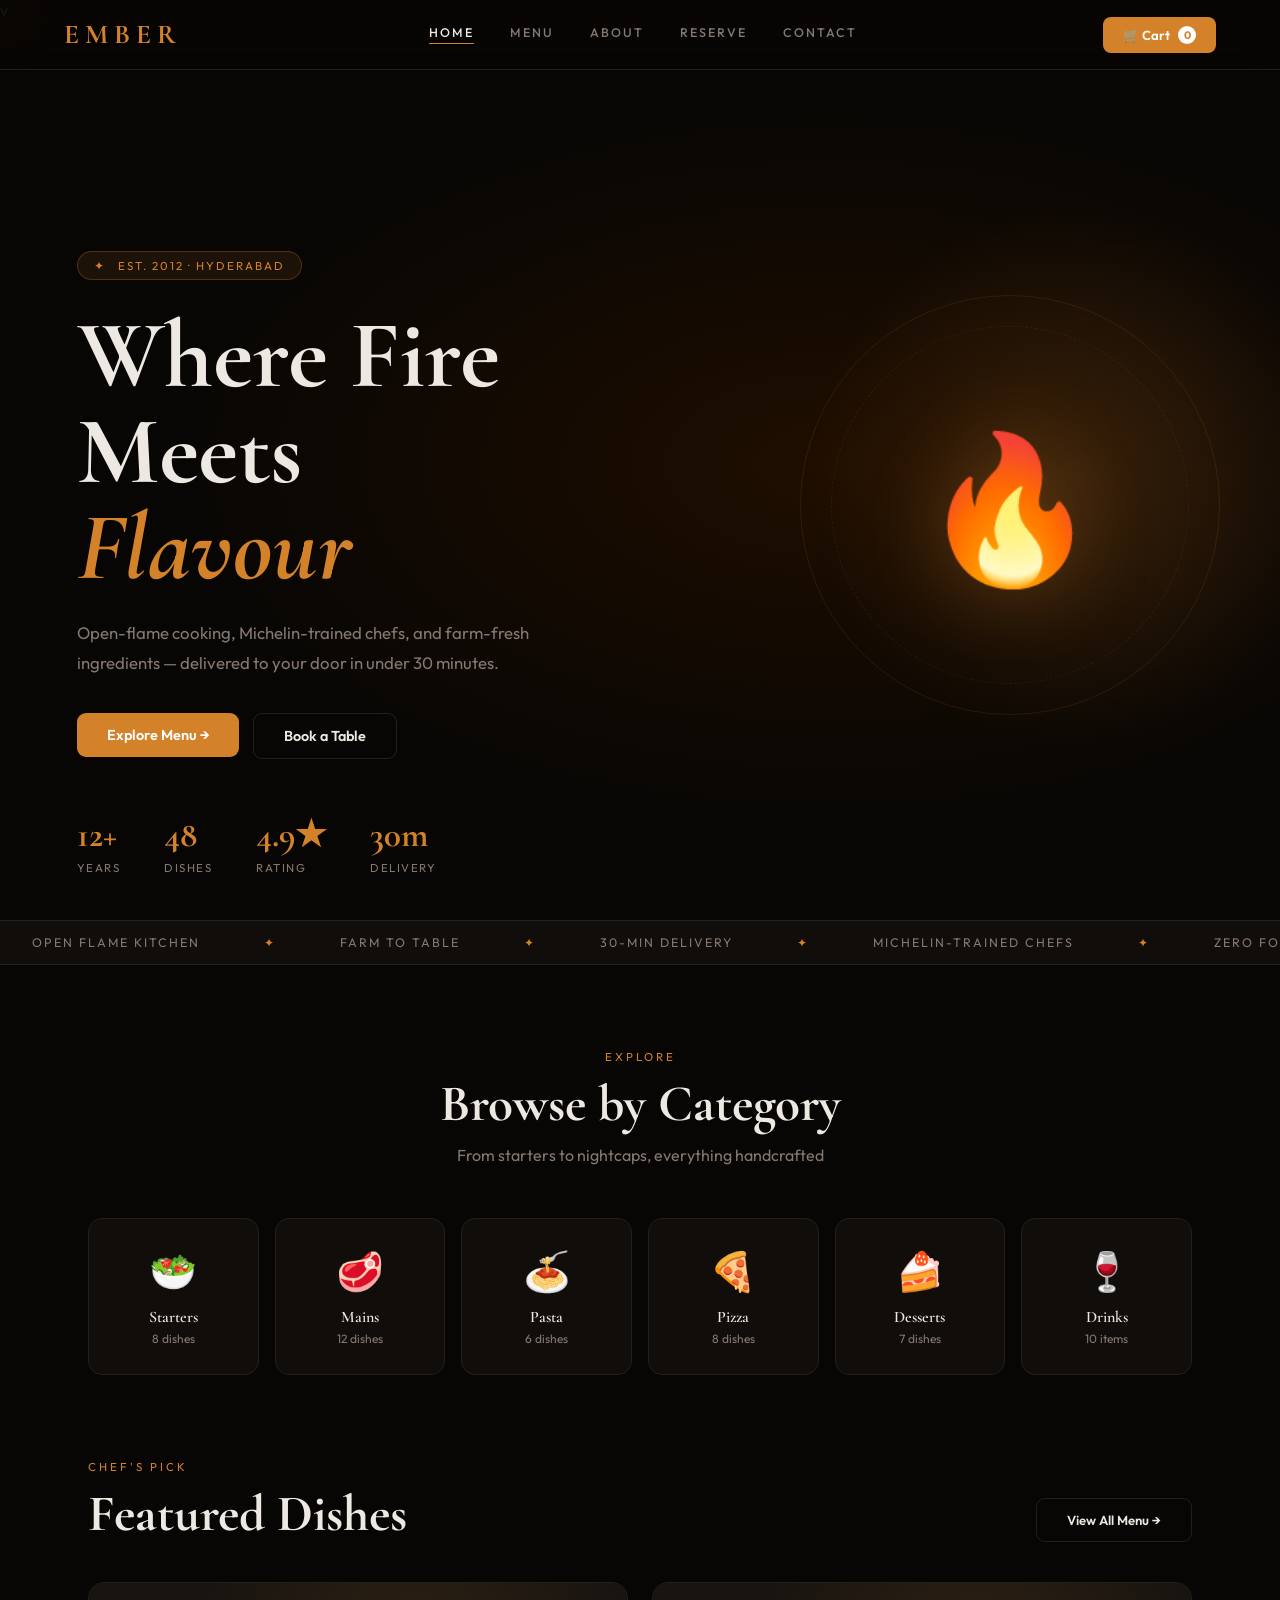
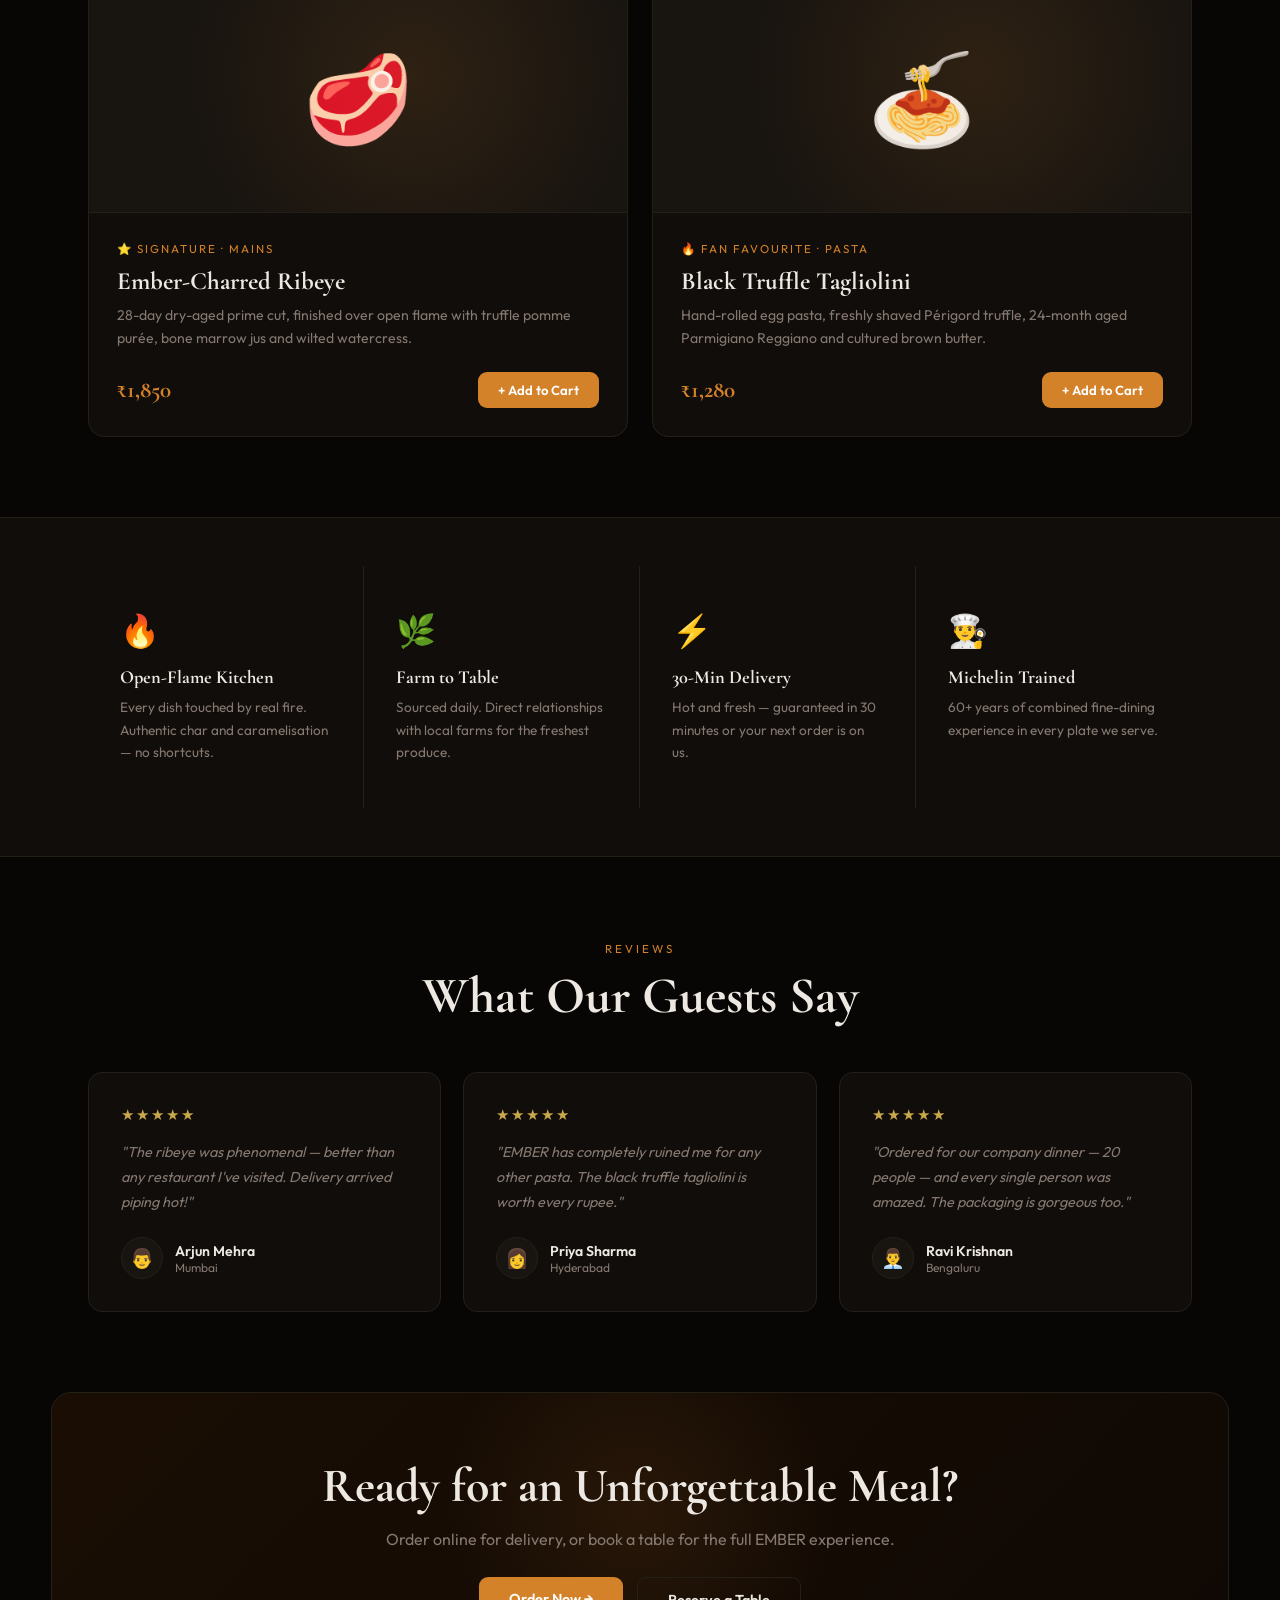
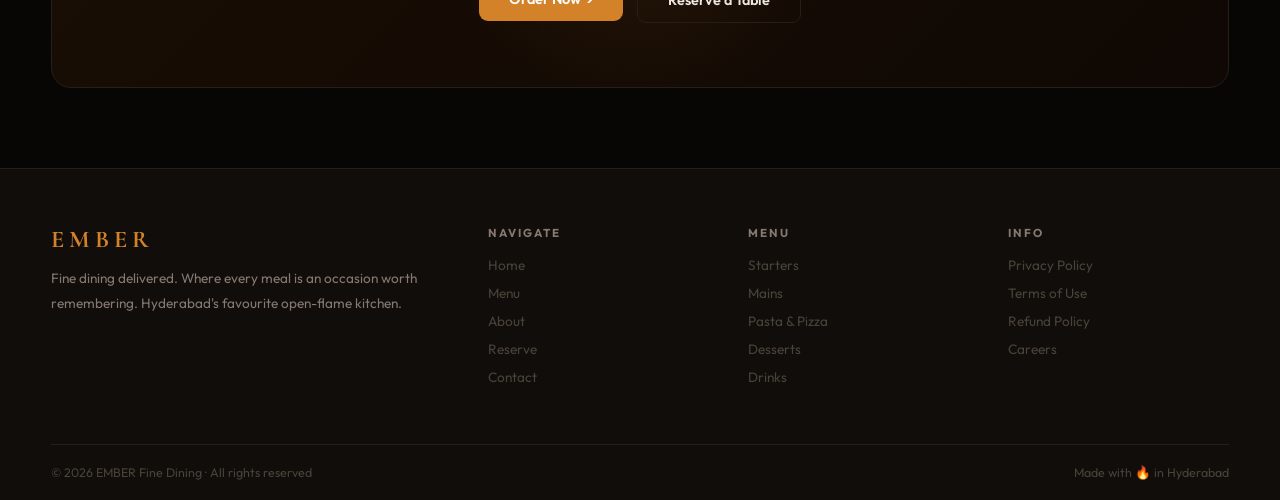
<file: index.html>
<!DOCTYPE html>
<html lang="en">
<head>
  <!-- Google tag (gtag.js) -->
<script async src="https://www.googletagmanager.com/gtag/js?id=G-THVGVQ045D"></script>
<script>
  window.dataLayer = window.dataLayer || [];
  function gtag(){dataLayer.push(arguments);}
  gtag('js', new Date());

  gtag('config', 'G-THVGVQ045D');
</script>
  <!-- Google Tag Manager -->
<script>(function(w,d,s,l,i){w[l]=w[l]||[];w[l].push({'gtm.start':
new Date().getTime(),event:'gtm.js'});var f=d.getElementsByTagName(s)[0],
j=d.createElement(s),dl=l!='dataLayer'?'&l='+l:'';j.async=true;j.src=
'https://www.googletagmanager.com/gtm.js?id='+i+dl;f.parentNode.insertBefore(j,f);
})(window,document,'script','dataLayer','GTM-TTHWMVHZ');</script>
<!-- End Google Tag Manager -->
<meta charset="UTF-8"><meta name="viewport" content="width=device-width,initial-scale=1">
<title>EMBER — Fine Dining & Delivery</title>
<link rel="stylesheet" href="style.css">
<style>
/* ── HERO ── */
.hero {
  position:relative; height:calc(100vh - var(--nav-h));
  display:flex; align-items:center;
  overflow:hidden;
  background: radial-gradient(ellipse at 65% 45%, #1f0e00 0%, #080604 55%);
}
.hero-glow {
  position:absolute; right:-80px; top:50%; transform:translateY(-55%);
  width:560px; height:560px; border-radius:50%;
  background: radial-gradient(circle, rgba(212,130,42,0.18) 0%, transparent 68%);
  pointer-events:none;
}
.hero-ring {
  position:absolute; right:60px; top:50%; transform:translateY(-50%);
  width:420px; height:420px; border-radius:50%;
  border:1px solid rgba(212,130,42,0.12);
  display:flex; align-items:center; justify-content:center;
}
.hero-ring::before {
  content:''; position:absolute; inset:30px; border-radius:50%;
  border:1px dashed rgba(212,130,42,0.1);
}
.hero-ring-inner { font-size:9rem; filter:drop-shadow(0 0 40px rgba(212,130,42,0.3)); }

.hero-content { position:relative; z-index:2; padding:0 clamp(24px,6vw,80px); max-width:680px; }
.hero-pill {
  display:inline-flex; align-items:center; gap:8px;
  background:rgba(212,130,42,0.1); border:1px solid rgba(212,130,42,0.28);
  color:var(--accent); padding:6px 16px; border-radius:50px;
  font-size:0.72rem; letter-spacing:2px; text-transform:uppercase; margin-bottom:28px;
}
.hero h1 {
  font-family:'Cormorant Garamond',serif;
  font-size:clamp(3.2rem,7.5vw,6rem); line-height:1.0; font-weight:700;
  margin-bottom:22px;
}
.hero h1 span { color:var(--accent); font-style:italic; }
.hero p { color:var(--muted); font-size:1.05rem; line-height:1.75; margin-bottom:36px; max-width:460px; }
.hero-cta { display:flex; gap:14px; flex-wrap:wrap; }

.hero-stats {
  position:absolute; bottom:44px; left:clamp(24px,6vw,80px);
  display:flex; gap:44px;
}
.stat-num { font-family:'Cormorant Garamond',serif; font-size:2.2rem; font-weight:700; color:var(--accent); display:block; }
.stat-label { font-size:0.72rem; color:var(--muted); letter-spacing:1.5px; text-transform:uppercase; }

/* ── MARQUEE ── */
.marquee-wrap { border-top:1px solid var(--border); border-bottom:1px solid var(--border); overflow:hidden; padding:14px 0; background:var(--surface); }
.marquee { display:flex; gap:0; white-space:nowrap; animation:marquee 22s linear infinite; }
.marquee span { padding:0 32px; color:var(--muted); font-size:0.78rem; letter-spacing:2px; text-transform:uppercase; }
.marquee span.dot { color:var(--accent); }
@keyframes marquee { from{transform:translateX(0)} to{transform:translateX(-50%)} }

/* ── CATEGORIES ── */
.cats-grid { display:grid; grid-template-columns:repeat(6,1fr); gap:16px; }
@media(max-width:900px){.cats-grid{grid-template-columns:repeat(3,1fr);}}
@media(max-width:500px){.cats-grid{grid-template-columns:repeat(2,1fr);}}
.cat-card {
  background:var(--surface); border:1px solid var(--border);
  border-radius:var(--radius); padding:28px 16px; text-align:center;
  cursor:pointer; transition:all .25s; position:relative; overflow:hidden;
}
.cat-card::after {
  content:''; position:absolute; inset:0;
  background:linear-gradient(135deg,rgba(212,130,42,0.07),transparent);
  opacity:0; transition:.25s;
}
.cat-card:hover { border-color:var(--accent); transform:translateY(-5px); box-shadow:var(--shadow); }
.cat-card:hover::after { opacity:1; }
.cat-emoji { font-size:2.4rem; margin-bottom:12px; display:block; }
.cat-name { font-family:'Cormorant Garamond',serif; font-weight:600; font-size:1rem; margin-bottom:4px; }
.cat-count { color:var(--muted); font-size:0.75rem; }

/* ── FEATURED ── */
.featured-grid { display:grid; grid-template-columns:1fr 1fr; gap:24px; }
@media(max-width:640px){.featured-grid{grid-template-columns:1fr;}}
.feat-card {
  background:var(--surface); border:1px solid var(--border); border-radius:16px;
  overflow:hidden; display:flex; flex-direction:column; transition:all .25s;
}
.feat-card:hover { box-shadow:var(--shadow); transform:translateY(-5px); border-color:rgba(212,130,42,0.35); }
.feat-img {
  height:230px; display:flex; align-items:center; justify-content:center;
  font-size:5.5rem; background:var(--surface2);
  border-bottom:1px solid var(--border); position:relative;
}
.feat-img-glow {
  position:absolute; inset:0;
  background:radial-gradient(circle at 60% 40%, rgba(212,130,42,0.12) 0%, transparent 65%);
}
.feat-body { padding:28px; flex:1; display:flex; flex-direction:column; }
.feat-cat { font-size:0.72rem; letter-spacing:2px; text-transform:uppercase; color:var(--accent); margin-bottom:10px; }
.feat-name { font-family:'Cormorant Garamond',serif; font-size:1.55rem; font-weight:700; margin-bottom:8px; }
.feat-desc { color:var(--muted); font-size:0.88rem; line-height:1.65; flex:1; margin-bottom:22px; }
.feat-foot { display:flex; align-items:center; justify-content:space-between; }
.feat-price { font-family:'Cormorant Garamond',serif; font-size:1.45rem; font-weight:700; color:var(--accent); }

/* ── WHY ── */
.why-bg { background:var(--surface); border-top:1px solid var(--border); border-bottom:1px solid var(--border); }
.why-grid { display:grid; grid-template-columns:repeat(4,1fr); gap:0; }
@media(max-width:768px){.why-grid{grid-template-columns:1fr 1fr;}}
.why-item {
  padding:44px 32px; border-right:1px solid var(--border);
  transition:background .2s;
}
.why-item:last-child { border-right:none; }
.why-item:hover { background:var(--surface2); }
.why-icon { font-size:2rem; margin-bottom:16px; }
.why-title { font-family:'Cormorant Garamond',serif; font-size:1.15rem; font-weight:700; margin-bottom:8px; }
.why-desc { color:var(--muted); font-size:0.85rem; line-height:1.65; }

/* ── TESTIMONIALS ── */
.testi-grid { display:grid; grid-template-columns:repeat(3,1fr); gap:22px; }
@media(max-width:768px){.testi-grid{grid-template-columns:1fr;}}
.testi-card {
  background:var(--surface); border:1px solid var(--border);
  border-radius:var(--radius); padding:32px;
}
.testi-stars { color:var(--gold); font-size:0.95rem; margin-bottom:16px; letter-spacing:2px; }
.testi-quote { color:var(--muted); font-size:0.9rem; line-height:1.75; margin-bottom:22px; font-style:italic; }
.testi-author { display:flex; align-items:center; gap:12px; }
.testi-av { width:42px; height:42px; border-radius:50%; background:var(--surface2); border:1px solid var(--border); display:flex; align-items:center; justify-content:center; font-size:1.2rem; flex-shrink:0; }
.testi-name { font-weight:600; font-size:0.88rem; }
.testi-city { color:var(--muted); font-size:0.75rem; }

/* ── CTA BAND ── */
.cta-band {
  background:linear-gradient(135deg, #1a0e04 0%, #0f0804 100%);
  border:1px solid var(--border); border-radius:20px; margin:0 clamp(16px,4vw,64px) 80px;
  padding:64px 48px; text-align:center; position:relative; overflow:hidden;
}
.cta-band::before {
  content:''; position:absolute; top:-80px; left:50%; transform:translateX(-50%);
  width:400px; height:400px; border-radius:50%;
  background:radial-gradient(circle, rgba(212,130,42,0.1) 0%, transparent 70%);
}
.cta-band h2 { font-family:'Cormorant Garamond',serif; font-size:clamp(1.8rem,4vw,3rem); font-weight:700; margin-bottom:14px; position:relative; }
.cta-band p { color:var(--muted); margin-bottom:28px; font-size:1rem; position:relative; }
</style>
</head>
<body>
  v<!-- Google Tag Manager (noscript) -->
<noscript><iframe src="https://www.googletagmanager.com/ns.html?id=GTM-TTHWMVHZ"
height="0" width="0" style="display:none;visibility:hidden"></iframe></noscript>
<!-- End Google Tag Manager (noscript) -->

<!-- NAV -->
<nav>
  <a class="nav-logo" href="index.html">EMBER</a>
  <div class="nav-center" id="navCenter">
    <a href="index.html">Home</a>
    <a href="menu.html">Menu</a>
    <a href="about.html">About</a>
    <a href="reservations.html">Reserve</a>
    <a href="contact.html">Contact</a>
  </div>
  <div class="nav-right">
    <a href="cart.html"><button class="btn-cart">🛒 Cart <span class="cart-badge">0</span></button></a>
    <button class="hamburger" id="hamburger"><span></span><span></span><span></span></button>
  </div>
</nav>

<div class="page-body">

<!-- HERO -->
<section class="hero">
  <div class="hero-glow"></div>
  <div class="hero-ring"><div class="hero-ring-inner">🔥</div></div>
  <div class="hero-content">
    <div class="hero-pill fade-up">✦ &nbsp; Est. 2012 · Hyderabad</div>
    <h1 class="fade-up delay-1">Where Fire Meets<br><span>Flavour</span></h1>
    <p class="fade-up delay-2">Open-flame cooking, Michelin-trained chefs, and farm-fresh ingredients — delivered to your door in under 30 minutes.</p>
    <div class="hero-cta fade-up delay-3">
      <a href="menu.html"><button class="btn btn-primary">Explore Menu →</button></a>
      <a href="reservations.html"><button class="btn btn-outline">Book a Table</button></a>
    </div>
  </div>
  <div class="hero-stats fade-up delay-4">
    <div><span class="stat-num">12+</span><span class="stat-label">Years</span></div>
    <div><span class="stat-num">48</span><span class="stat-label">Dishes</span></div>
    <div><span class="stat-num">4.9★</span><span class="stat-label">Rating</span></div>
    <div><span class="stat-num">30m</span><span class="stat-label">Delivery</span></div>
  </div>
</section>

<!-- MARQUEE -->
<div class="marquee-wrap">
  <div class="marquee">
    <span>Open Flame Kitchen</span><span class="dot">✦</span>
    <span>Farm to Table</span><span class="dot">✦</span>
    <span>30-Min Delivery</span><span class="dot">✦</span>
    <span>Michelin-Trained Chefs</span><span class="dot">✦</span>
    <span>Zero Food Waste</span><span class="dot">✦</span>
    <span>Fresh Daily</span><span class="dot">✦</span>
    <span>Open Flame Kitchen</span><span class="dot">✦</span>
    <span>Farm to Table</span><span class="dot">✦</span>
    <span>30-Min Delivery</span><span class="dot">✦</span>
    <span>Michelin-Trained Chefs</span><span class="dot">✦</span>
    <span>Zero Food Waste</span><span class="dot">✦</span>
    <span>Fresh Daily</span><span class="dot">✦</span>
  </div>
</div>

<!-- CATEGORIES -->
<section class="section">
  <div class="container">
    <div style="text-align:center;margin-bottom:48px;">
      <div class="section-label">Explore</div>
      <h2 class="section-title">Browse by Category</h2>
      <p class="section-sub">From starters to nightcaps, everything handcrafted</p>
    </div>
    <div class="cats-grid">
      <a href="menu.html?cat=starters"><div class="cat-card"><span class="cat-emoji">🥗</span><div class="cat-name">Starters</div><div class="cat-count">8 dishes</div></div></a>
      <a href="menu.html?cat=mains"><div class="cat-card"><span class="cat-emoji">🥩</span><div class="cat-name">Mains</div><div class="cat-count">12 dishes</div></div></a>
      <a href="menu.html?cat=pasta"><div class="cat-card"><span class="cat-emoji">🍝</span><div class="cat-name">Pasta</div><div class="cat-count">6 dishes</div></div></a>
      <a href="menu.html?cat=pizza"><div class="cat-card"><span class="cat-emoji">🍕</span><div class="cat-name">Pizza</div><div class="cat-count">8 dishes</div></div></a>
      <a href="menu.html?cat=desserts"><div class="cat-card"><span class="cat-emoji">🍰</span><div class="cat-name">Desserts</div><div class="cat-count">7 dishes</div></div></a>
      <a href="menu.html?cat=drinks"><div class="cat-card"><span class="cat-emoji">🍷</span><div class="cat-name">Drinks</div><div class="cat-count">10 items</div></div></a>
    </div>
  </div>
</section>

<!-- FEATURED -->
<section class="section" style="padding-top:0">
  <div class="container">
    <div style="display:flex;align-items:flex-end;justify-content:space-between;margin-bottom:40px;flex-wrap:wrap;gap:12px;">
      <div>
        <div class="section-label">Chef's Pick</div>
        <h2 class="section-title">Featured Dishes</h2>
      </div>
      <a href="menu.html"><button class="btn btn-outline" style="font-size:0.82rem;">View All Menu →</button></a>
    </div>
    <div class="featured-grid">
      <div class="feat-card">
        <div class="feat-img"><div class="feat-img-glow"></div>🥩</div>
        <div class="feat-body">
          <div class="feat-cat">⭐ Signature · Mains</div>
          <div class="feat-name">Ember-Charred Ribeye</div>
          <div class="feat-desc">28-day dry-aged prime cut, finished over open flame with truffle pomme purée, bone marrow jus and wilted watercress.</div>
          <div class="feat-foot">
            <div class="feat-price">₹1,850</div>
            <button class="btn btn-primary" style="padding:10px 20px;font-size:0.82rem;" onclick="addToCart({id:1,name:'Ember-Charred Ribeye',price:1850,emoji:'🥩',desc:'28-day dry-aged prime cut'})">+ Add to Cart</button>
          </div>
        </div>
      </div>
      <div class="feat-card">
        <div class="feat-img"><div class="feat-img-glow"></div>🍝</div>
        <div class="feat-body">
          <div class="feat-cat">🔥 Fan Favourite · Pasta</div>
          <div class="feat-name">Black Truffle Tagliolini</div>
          <div class="feat-desc">Hand-rolled egg pasta, freshly shaved Périgord truffle, 24-month aged Parmigiano Reggiano and cultured brown butter.</div>
          <div class="feat-foot">
            <div class="feat-price">₹1,280</div>
            <button class="btn btn-primary" style="padding:10px 20px;font-size:0.82rem;" onclick="addToCart({id:2,name:'Black Truffle Tagliolini',price:1280,emoji:'🍝',desc:'Hand-rolled egg pasta, black truffle'})">+ Add to Cart</button>
          </div>
        </div>
      </div>
    </div>
  </div>
</section>

<!-- WHY -->
<div class="why-bg section-sm">
  <div class="container">
    <div class="why-grid">
      <div class="why-item"><div class="why-icon">🔥</div><div class="why-title">Open-Flame Kitchen</div><div class="why-desc">Every dish touched by real fire. Authentic char and caramelisation — no shortcuts.</div></div>
      <div class="why-item"><div class="why-icon">🌿</div><div class="why-title">Farm to Table</div><div class="why-desc">Sourced daily. Direct relationships with local farms for the freshest produce.</div></div>
      <div class="why-item"><div class="why-icon">⚡</div><div class="why-title">30-Min Delivery</div><div class="why-desc">Hot and fresh — guaranteed in 30 minutes or your next order is on us.</div></div>
      <div class="why-item"><div class="why-icon">👨‍🍳</div><div class="why-title">Michelin Trained</div><div class="why-desc">60+ years of combined fine-dining experience in every plate we serve.</div></div>
    </div>
  </div>
</div>

<!-- TESTIMONIALS -->
<section class="section">
  <div class="container">
    <div style="text-align:center;margin-bottom:48px;">
      <div class="section-label">Reviews</div>
      <h2 class="section-title">What Our Guests Say</h2>
    </div>
    <div class="testi-grid">
      <div class="testi-card"><div class="testi-stars">★★★★★</div><div class="testi-quote">"The ribeye was phenomenal — better than any restaurant I've visited. Delivery arrived piping hot!"</div><div class="testi-author"><div class="testi-av">👨</div><div><div class="testi-name">Arjun Mehra</div><div class="testi-city">Mumbai</div></div></div></div>
      <div class="testi-card"><div class="testi-stars">★★★★★</div><div class="testi-quote">"EMBER has completely ruined me for any other pasta. The black truffle tagliolini is worth every rupee."</div><div class="testi-author"><div class="testi-av">👩</div><div><div class="testi-name">Priya Sharma</div><div class="testi-city">Hyderabad</div></div></div></div>
      <div class="testi-card"><div class="testi-stars">★★★★★</div><div class="testi-quote">"Ordered for our company dinner — 20 people — and every single person was amazed. The packaging is gorgeous too."</div><div class="testi-author"><div class="testi-av">👨‍💼</div><div><div class="testi-name">Ravi Krishnan</div><div class="testi-city">Bengaluru</div></div></div></div>
    </div>
  </div>
</section>

<!-- CTA BAND -->
<div class="cta-band">
  <h2>Ready for an Unforgettable Meal?</h2>
  <p>Order online for delivery, or book a table for the full EMBER experience.</p>
  <div style="display:flex;gap:14px;justify-content:center;flex-wrap:wrap;position:relative;">
    <a href="menu.html"><button class="btn btn-primary">Order Now →</button></a>
    <a href="reservations.html"><button class="btn btn-outline">Reserve a Table</button></a>
  </div>
</div>

<!-- FOOTER -->
<footer>
  <div class="footer-grid">
    <div class="footer-brand">
      <span class="footer-brand-logo">EMBER</span>
      <p>Fine dining delivered. Where every meal is an occasion worth remembering. Hyderabad's favourite open-flame kitchen.</p>
    </div>
    <div class="footer-col">
      <h5>Navigate</h5>
      <a href="index.html">Home</a><a href="menu.html">Menu</a><a href="about.html">About</a><a href="reservations.html">Reserve</a><a href="contact.html">Contact</a>
    </div>
    <div class="footer-col">
      <h5>Menu</h5>
      <a href="menu.html?cat=starters">Starters</a><a href="menu.html?cat=mains">Mains</a><a href="menu.html?cat=pasta">Pasta & Pizza</a><a href="menu.html?cat=desserts">Desserts</a><a href="menu.html?cat=drinks">Drinks</a>
    </div>
    <div class="footer-col">
      <h5>Info</h5>
      <a href="#">Privacy Policy</a><a href="#">Terms of Use</a><a href="#">Refund Policy</a><a href="#">Careers</a>
    </div>
  </div>
  <div class="footer-bottom">
    <span>© 2026 EMBER Fine Dining · All rights reserved</span>
    <span>Made with 🔥 in Hyderabad</span>
  </div>
</footer>

</div>
<div id="toast"></div>
<script src="app.js"></script>
</body>
</html>
</file>
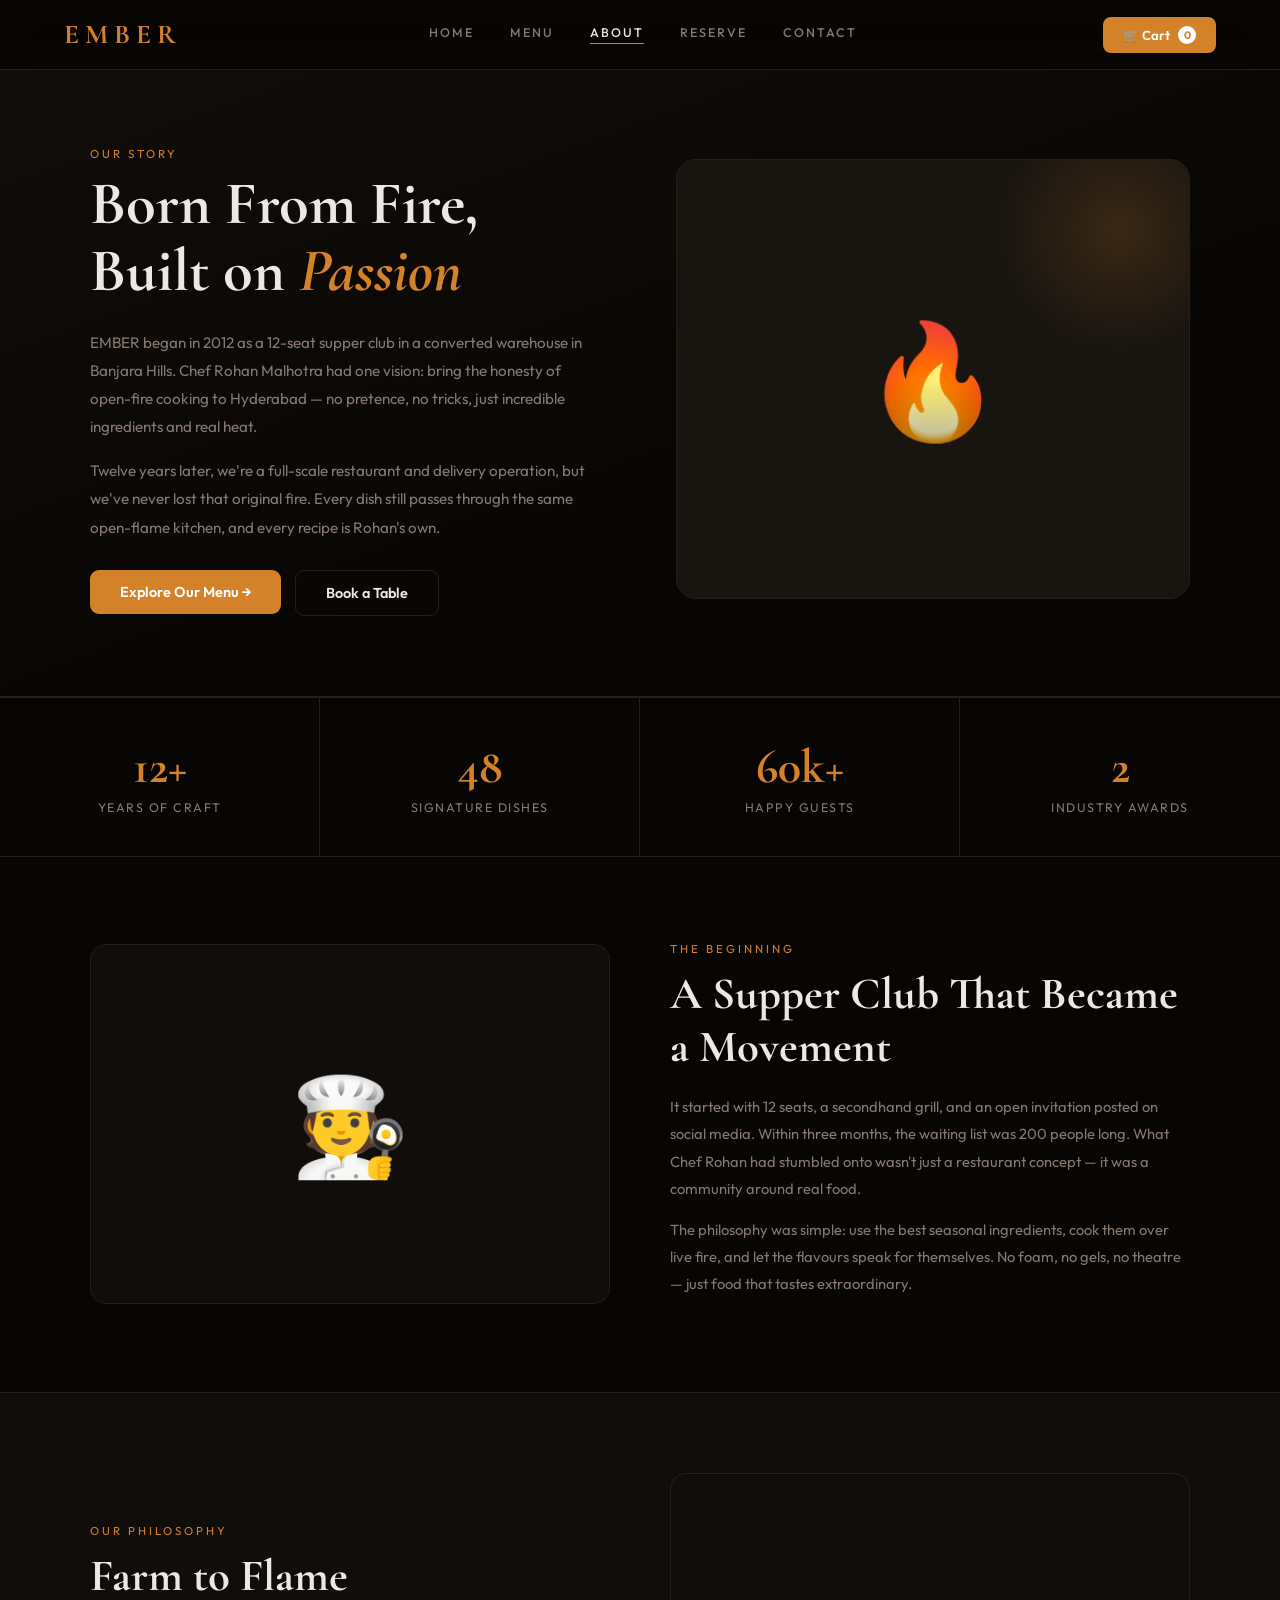
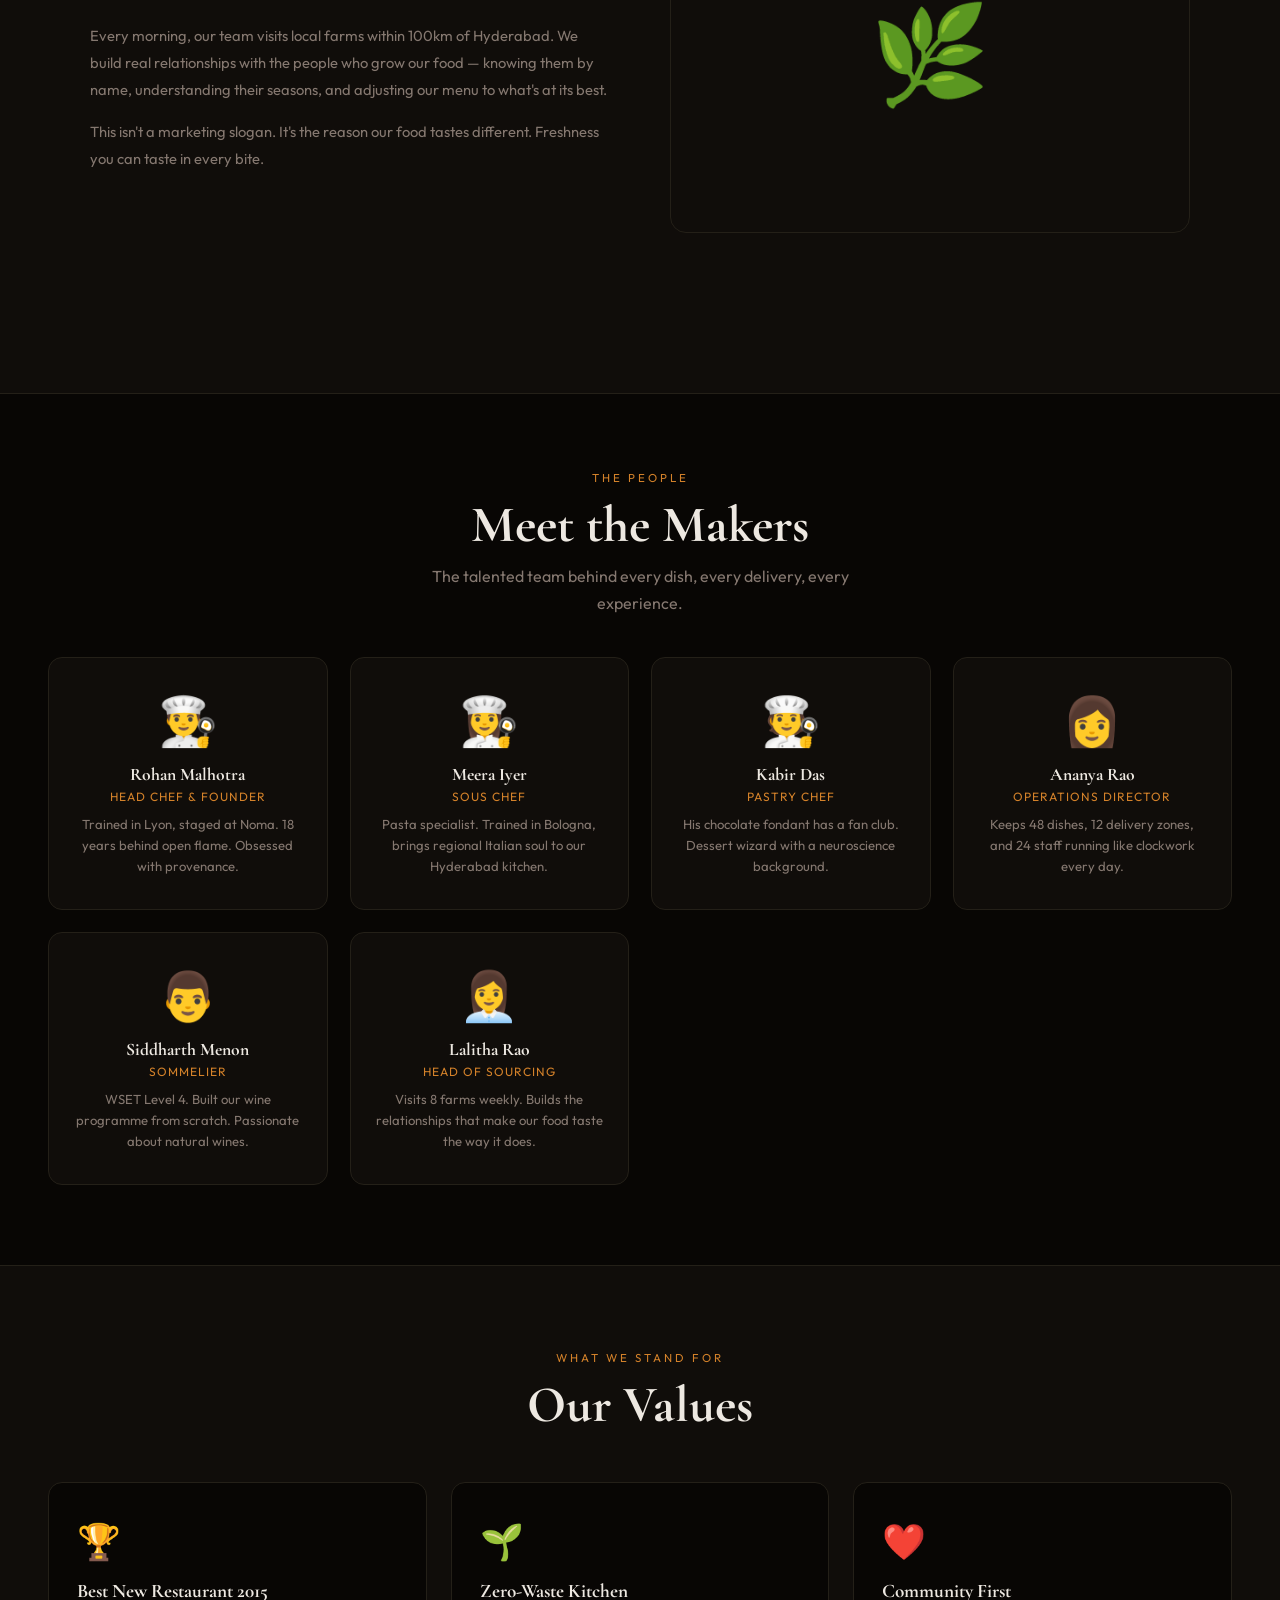
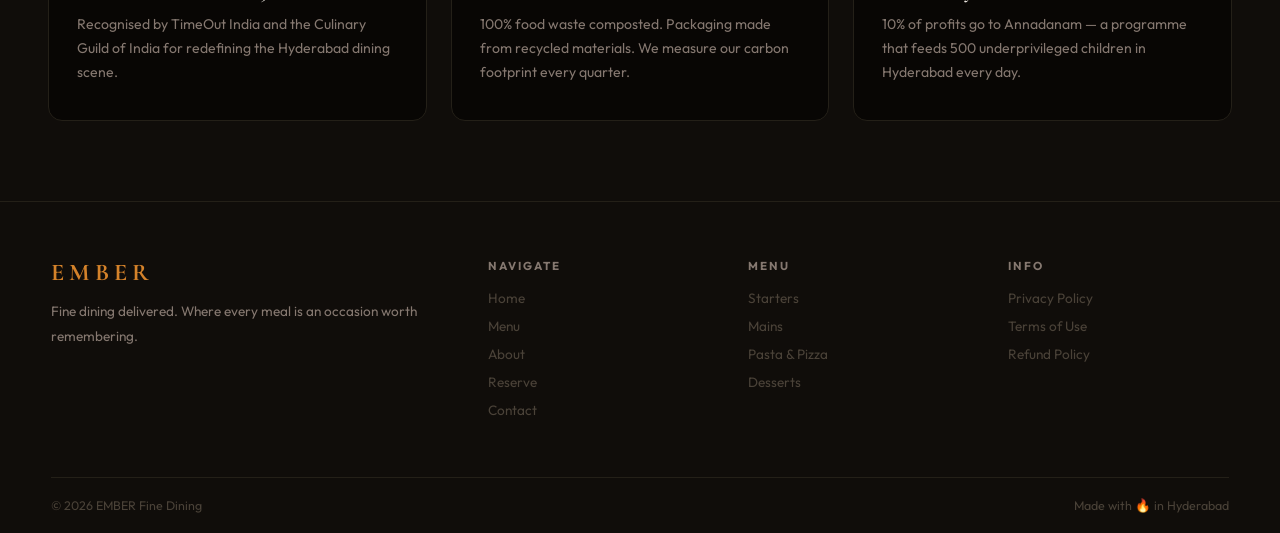
<file: about.html>
<!DOCTYPE html>
<html lang="en">
<head>
  <!-- Google tag (gtag.js) -->
<script async src="https://www.googletagmanager.com/gtag/js?id=G-THVGVQ045D"></script>
<script>
  window.dataLayer = window.dataLayer || [];
  function gtag(){dataLayer.push(arguments);}
  gtag('js', new Date());

  gtag('config', 'G-THVGVQ045D');
</script>
  <!-- Google Tag Manager -->
<script>(function(w,d,s,l,i){w[l]=w[l]||[];w[l].push({'gtm.start':
new Date().getTime(),event:'gtm.js'});var f=d.getElementsByTagName(s)[0],
j=d.createElement(s),dl=l!='dataLayer'?'&l='+l:'';j.async=true;j.src=
'https://www.googletagmanager.com/gtm.js?id='+i+dl;f.parentNode.insertBefore(j,f);
})(window,document,'script','dataLayer','GTM-TTHWMVHZ');</script>
<!-- End Google Tag Manager -->
<meta charset="UTF-8"><meta name="viewport" content="width=device-width,initial-scale=1">
<title>About — EMBER</title>
<link rel="stylesheet" href="style.css">
<style>
/* HERO */
.about-hero {
  padding:72px clamp(16px,4vw,48px) 80px;
  background:linear-gradient(160deg,var(--surface) 0%,var(--bg) 65%);
  border-bottom:1px solid var(--border);
}
.about-grid { display:grid; grid-template-columns:1fr 1fr; gap:72px; align-items:center; max-width:1100px; margin:0 auto; }
@media(max-width:768px){.about-grid{grid-template-columns:1fr;gap:40px;}}
.about-text .section-label { margin-bottom:10px; }
.about-text h1 { font-family:'Cormorant Garamond',serif; font-size:clamp(2.2rem,5vw,3.8rem); font-weight:700; line-height:1.1; margin-bottom:24px; }
.about-text h1 em { color:var(--accent); font-style:italic; }
.about-text p { color:var(--muted); line-height:1.85; margin-bottom:16px; font-size:0.95rem; }
.about-visual {
  background:var(--surface2); border:1px solid var(--border);
  border-radius:20px; height:440px;
  display:flex; align-items:center; justify-content:center;
  font-size:7rem; position:relative; overflow:hidden;
}
.about-visual::before {
  content:''; position:absolute; top:-60px; right:-60px;
  width:260px; height:260px; border-radius:50%;
  background:radial-gradient(circle, rgba(212,130,42,0.18) 0%, transparent 68%);
}
.about-visual::after {
  content:''; position:absolute; bottom:0; left:0; right:0;
  height:50%; background:linear-gradient(to top,var(--surface2),transparent);
}

/* NUMBERS STRIP */
.numbers-strip {
  display:grid; grid-template-columns:repeat(4,1fr);
  border-top:1px solid var(--border); border-bottom:1px solid var(--border);
}
@media(max-width:600px){.numbers-strip{grid-template-columns:1fr 1fr;}}
.num-item {
  padding:40px 32px; text-align:center;
  border-right:1px solid var(--border);
}
.num-item:last-child { border-right:none; }
.num-big { font-family:'Cormorant Garamond',serif; font-size:3rem; font-weight:700; color:var(--accent); display:block; }
.num-label { color:var(--muted); font-size:0.78rem; letter-spacing:1.5px; text-transform:uppercase; }

/* STORY SECTIONS */
.story-section { padding:80px clamp(16px,4vw,48px); }
.story-grid { display:grid; grid-template-columns:1fr 1fr; gap:60px; align-items:center; max-width:1100px; margin:0 auto; }
@media(max-width:768px){.story-grid{grid-template-columns:1fr;}}
.story-grid.reverse { direction:rtl; }
.story-grid.reverse > * { direction:ltr; }
.story-image {
  background:var(--surface); border:1px solid var(--border);
  border-radius:16px; height:360px;
  display:flex; align-items:center; justify-content:center; font-size:6rem;
}
.story-text h2 { font-family:'Cormorant Garamond',serif; font-size:clamp(1.8rem,4vw,2.8rem); font-weight:700; margin-bottom:18px; line-height:1.2; }
.story-text p { color:var(--muted); line-height:1.85; font-size:0.92rem; margin-bottom:14px; }

/* TEAM */
.team-section { padding:0 clamp(16px,4vw,48px) 80px; }
.team-grid { display:grid; grid-template-columns:repeat(auto-fill,minmax(220px,1fr)); gap:22px; margin-top:40px; }
.team-card {
  background:var(--surface); border:1px solid var(--border);
  border-radius:var(--radius); padding:32px 24px; text-align:center;
  transition:all .22s;
}
.team-card:hover { border-color:rgba(212,130,42,0.35); transform:translateY(-4px); box-shadow:var(--shadow); }
.team-avatar { font-size:3rem; margin-bottom:14px; }
.team-name { font-family:'Cormorant Garamond',serif; font-size:1.1rem; font-weight:700; margin-bottom:4px; }
.team-role { color:var(--accent); font-size:0.75rem; letter-spacing:1px; text-transform:uppercase; margin-bottom:10px; }
.team-bio { color:var(--muted); font-size:0.82rem; line-height:1.6; }

/* VALUES */
.values-section {
  background:var(--surface); border-top:1px solid var(--border);
  padding:80px clamp(16px,4vw,48px);
}
.values-grid { display:grid; grid-template-columns:repeat(3,1fr); gap:24px; margin-top:48px; }
@media(max-width:768px){.values-grid{grid-template-columns:1fr;}}
.value-card {
  background:var(--bg); border:1px solid var(--border);
  border-radius:var(--radius); padding:36px 28px;
  transition:border-color .2s;
}
.value-card:hover { border-color:rgba(212,130,42,0.35); }
.value-icon { font-size:2.2rem; margin-bottom:16px; }
.value-title { font-family:'Cormorant Garamond',serif; font-size:1.2rem; font-weight:700; margin-bottom:10px; }
.value-desc { color:var(--muted); font-size:0.88rem; line-height:1.7; }
</style>
</head>
<body>
  <!-- Google Tag Manager (noscript) -->
<noscript><iframe src="https://www.googletagmanager.com/ns.html?id=GTM-TTHWMVHZ"
height="0" width="0" style="display:none;visibility:hidden"></iframe></noscript>
<!-- End Google Tag Manager (noscript) -->

<nav>
  <a class="nav-logo" href="index.html">EMBER</a>
  <div class="nav-center" id="navCenter">
    <a href="index.html">Home</a><a href="menu.html">Menu</a><a href="about.html">About</a><a href="reservations.html">Reserve</a><a href="contact.html">Contact</a>
  </div>
  <div class="nav-right">
    <a href="cart.html"><button class="btn-cart">🛒 Cart <span class="cart-badge">0</span></button></a>
    <button class="hamburger" id="hamburger"><span></span><span></span><span></span></button>
  </div>
</nav>

<div class="page-body">

<!-- HERO -->
<div class="about-hero">
  <div class="about-grid">
    <div class="about-text">
      <div class="section-label fade-up">Our Story</div>
      <h1 class="fade-up delay-1">Born From Fire,<br>Built on <em>Passion</em></h1>
      <p class="fade-up delay-2">EMBER began in 2012 as a 12-seat supper club in a converted warehouse in Banjara Hills. Chef Rohan Malhotra had one vision: bring the honesty of open-fire cooking to Hyderabad — no pretence, no tricks, just incredible ingredients and real heat.</p>
      <p class="fade-up delay-3">Twelve years later, we're a full-scale restaurant and delivery operation, but we've never lost that original fire. Every dish still passes through the same open-flame kitchen, and every recipe is Rohan's own.</p>
      <div class="fade-up delay-4" style="margin-top:28px;display:flex;gap:14px;flex-wrap:wrap;">
        <a href="menu.html"><button class="btn btn-primary">Explore Our Menu →</button></a>
        <a href="reservations.html"><button class="btn btn-outline">Book a Table</button></a>
      </div>
    </div>
    <div class="about-visual fade-up delay-2">🔥</div>
  </div>
</div>

<!-- NUMBERS -->
<div class="numbers-strip">
  <div class="num-item"><span class="num-big">12+</span><span class="num-label">Years of Craft</span></div>
  <div class="num-item"><span class="num-big">48</span><span class="num-label">Signature Dishes</span></div>
  <div class="num-item"><span class="num-big">60k+</span><span class="num-label">Happy Guests</span></div>
  <div class="num-item"><span class="num-big">2</span><span class="num-label">Industry Awards</span></div>
</div>

<!-- STORY 1 -->
<div class="story-section">
  <div class="story-grid">
    <div class="story-image">🧑‍🍳</div>
    <div class="story-text">
      <div class="section-label">The Beginning</div>
      <h2>A Supper Club That Became a Movement</h2>
      <p>It started with 12 seats, a secondhand grill, and an open invitation posted on social media. Within three months, the waiting list was 200 people long. What Chef Rohan had stumbled onto wasn't just a restaurant concept — it was a community around real food.</p>
      <p>The philosophy was simple: use the best seasonal ingredients, cook them over live fire, and let the flavours speak for themselves. No foam, no gels, no theatre — just food that tastes extraordinary.</p>
    </div>
  </div>
</div>

<div class="story-section" style="padding-top:0;background:var(--surface);border-top:1px solid var(--border);border-bottom:1px solid var(--border);">
  <div class="story-grid reverse" style="padding:80px 0;">
    <div class="story-image">🌿</div>
    <div class="story-text">
      <div class="section-label">Our Philosophy</div>
      <h2>Farm to Flame</h2>
      <p>Every morning, our team visits local farms within 100km of Hyderabad. We build real relationships with the people who grow our food — knowing them by name, understanding their seasons, and adjusting our menu to what's at its best.</p>
      <p>This isn't a marketing slogan. It's the reason our food tastes different. Freshness you can taste in every bite.</p>
    </div>
  </div>
</div>

<!-- TEAM -->
<div class="team-section" style="padding-top:72px;">
  <div style="text-align:center;margin-bottom:0;">
    <div class="section-label">The People</div>
    <h2 class="section-title">Meet the Makers</h2>
    <p class="section-sub" style="max-width:500px;margin:10px auto 0;">The talented team behind every dish, every delivery, every experience.</p>
  </div>
  <div class="team-grid">
    <div class="team-card"><div class="team-avatar">👨‍🍳</div><div class="team-name">Rohan Malhotra</div><div class="team-role">Head Chef & Founder</div><div class="team-bio">Trained in Lyon, staged at Noma. 18 years behind open flame. Obsessed with provenance.</div></div>
    <div class="team-card"><div class="team-avatar">👩‍🍳</div><div class="team-name">Meera Iyer</div><div class="team-role">Sous Chef</div><div class="team-bio">Pasta specialist. Trained in Bologna, brings regional Italian soul to our Hyderabad kitchen.</div></div>
    <div class="team-card"><div class="team-avatar">🧑‍🍳</div><div class="team-name">Kabir Das</div><div class="team-role">Pastry Chef</div><div class="team-bio">His chocolate fondant has a fan club. Dessert wizard with a neuroscience background.</div></div>
    <div class="team-card"><div class="team-avatar">👩</div><div class="team-name">Ananya Rao</div><div class="team-role">Operations Director</div><div class="team-bio">Keeps 48 dishes, 12 delivery zones, and 24 staff running like clockwork every day.</div></div>
    <div class="team-card"><div class="team-avatar">👨</div><div class="team-name">Siddharth Menon</div><div class="team-role">Sommelier</div><div class="team-bio">WSET Level 4. Built our wine programme from scratch. Passionate about natural wines.</div></div>
    <div class="team-card"><div class="team-avatar">👩‍💼</div><div class="team-name">Lalitha Rao</div><div class="team-role">Head of Sourcing</div><div class="team-bio">Visits 8 farms weekly. Builds the relationships that make our food taste the way it does.</div></div>
  </div>
</div>

<!-- VALUES -->
<div class="values-section">
  <div style="text-align:center;">
    <div class="section-label">What We Stand For</div>
    <h2 class="section-title">Our Values</h2>
  </div>
  <div class="values-grid">
    <div class="value-card"><div class="value-icon">🏆</div><div class="value-title">Best New Restaurant 2015</div><div class="value-desc">Recognised by TimeOut India and the Culinary Guild of India for redefining the Hyderabad dining scene.</div></div>
    <div class="value-card"><div class="value-icon">🌱</div><div class="value-title">Zero-Waste Kitchen</div><div class="value-desc">100% food waste composted. Packaging made from recycled materials. We measure our carbon footprint every quarter.</div></div>
    <div class="value-card"><div class="value-icon">❤️</div><div class="value-title">Community First</div><div class="value-desc">10% of profits go to Annadanam — a programme that feeds 500 underprivileged children in Hyderabad every day.</div></div>
  </div>
</div>

<footer>
  <div class="footer-grid">
    <div class="footer-brand"><span class="footer-brand-logo">EMBER</span><p>Fine dining delivered. Where every meal is an occasion worth remembering.</p></div>
    <div class="footer-col"><h5>Navigate</h5><a href="index.html">Home</a><a href="menu.html">Menu</a><a href="about.html">About</a><a href="reservations.html">Reserve</a><a href="contact.html">Contact</a></div>
    <div class="footer-col"><h5>Menu</h5><a href="menu.html?cat=starters">Starters</a><a href="menu.html?cat=mains">Mains</a><a href="menu.html?cat=pasta">Pasta & Pizza</a><a href="menu.html?cat=desserts">Desserts</a></div>
    <div class="footer-col"><h5>Info</h5><a href="#">Privacy Policy</a><a href="#">Terms of Use</a><a href="#">Refund Policy</a></div>
  </div>
  <div class="footer-bottom"><span>© 2026 EMBER Fine Dining</span><span>Made with 🔥 in Hyderabad</span></div>
</footer>

</div>
<div id="toast"></div>
<script src="app.js"></script>
</body>
</html>
</file>
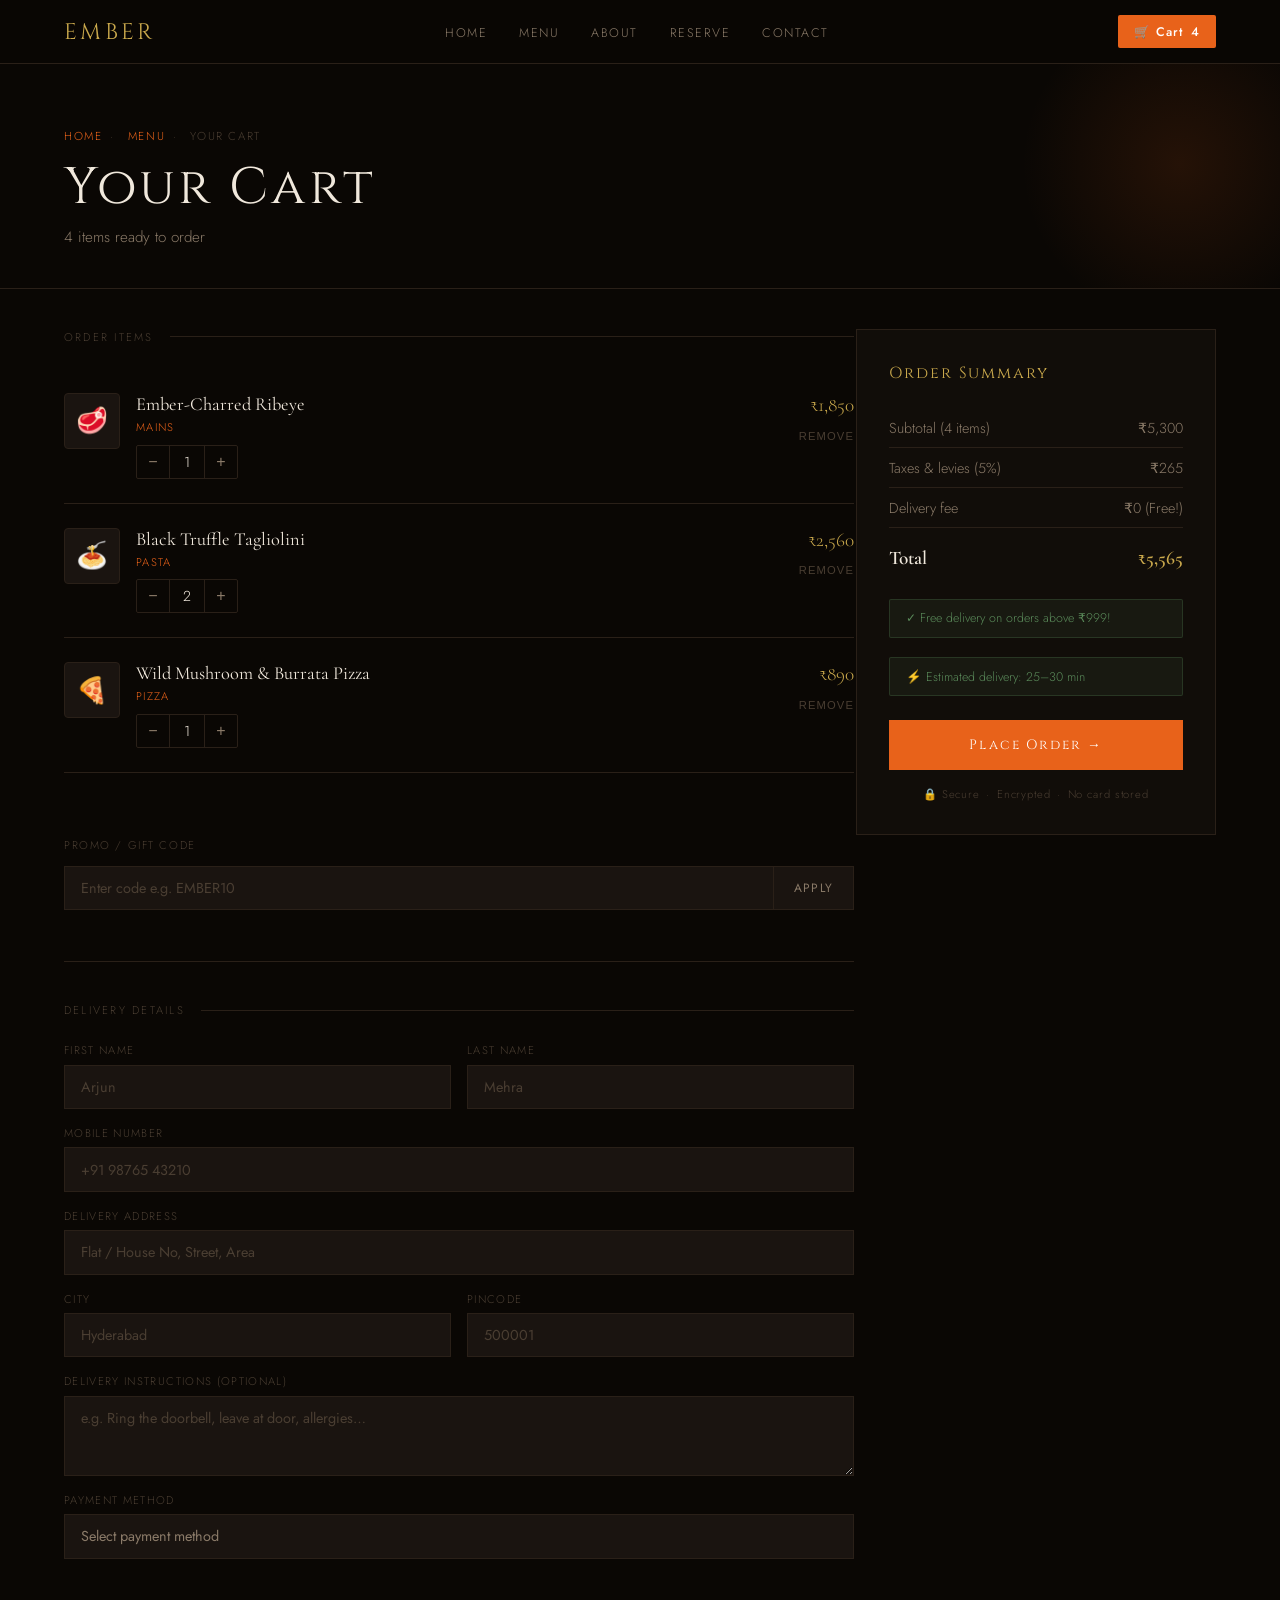
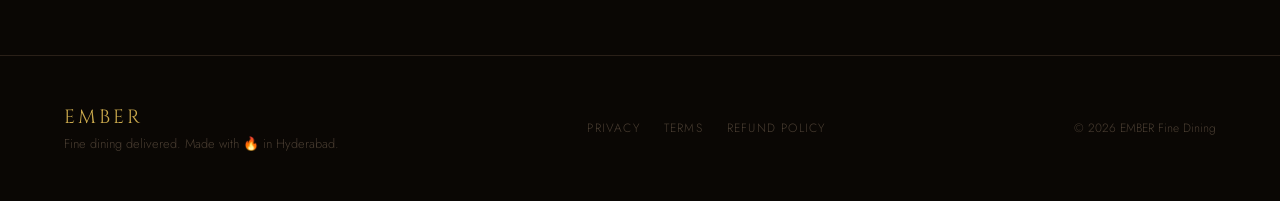
<file: cart.html>
<!DOCTYPE html>
<html lang="en">
<head>
<meta charset="UTF-8" />
<meta name="viewport" content="width=device-width, initial-scale=1.0"/>
<title>Your Cart — EMBER</title>
<link rel="preconnect" href="https://fonts.googleapis.com">
<link href="https://fonts.googleapis.com/css2?family=Cormorant+Garamond:ital,wght@0,300;0,400;0,600;1,300;1,400&family=Cinzel:wght@400;600&family=Jost:wght@300;400;500&display=swap" rel="stylesheet">
<style>
  :root {
    --bg: #0a0704;
    --surface: #110d09;
    --surface2: #1a1410;
    --border: #2a2018;
    --ember: #e8621a;
    --ember-dim: #7a3410;
    --gold: #c9a84c;
    --gold-dim: #6b5520;
    --text: #f0e8dc;
    --text-dim: #8a7a68;
    --text-muted: #4a3e32;
    --green: #5a8a5a;
  }
  *, *::before, *::after { box-sizing: border-box; margin: 0; padding: 0; }

  body {
    background: var(--bg);
    color: var(--text);
    font-family: 'Jost', sans-serif;
    font-weight: 300;
    min-height: 100vh;
  }

  /* ── NAV ── */
  nav {
    position: sticky; top: 0; z-index: 100;
    background: rgba(10,7,4,0.92);
    backdrop-filter: blur(12px);
    border-bottom: 1px solid var(--border);
    display: flex; align-items: center; justify-content: space-between;
    padding: 0 5vw;
    height: 64px;
  }
  .nav-logo {
    font-family: 'Cinzel', serif;
    font-size: 1.4rem; letter-spacing: .15em;
    color: var(--gold); text-decoration: none;
  }
  .nav-links { display: flex; gap: 2rem; list-style: none; }
  .nav-links a {
    color: var(--text-dim); text-decoration: none;
    font-size: .78rem; letter-spacing: .12em; text-transform: uppercase;
    transition: color .2s;
  }
  .nav-links a:hover { color: var(--text); }
  .nav-cart {
    display: flex; align-items: center; gap: .5rem;
    background: var(--ember); color: #fff;
    padding: .45rem 1rem; border-radius: 2px;
    font-size: .78rem; letter-spacing: .08em;
    text-decoration: none; font-weight: 500;
    transition: background .2s;
  }
  .nav-cart:hover { background: #c04d10; }

  /* ── PAGE HEADER ── */
  .page-header {
    padding: 4rem 5vw 2.5rem;
    border-bottom: 1px solid var(--border);
    position: relative; overflow: hidden;
  }
  .page-header::before {
    content: '';
    position: absolute; top: -60px; right: -60px;
    width: 320px; height: 320px;
    background: radial-gradient(circle, rgba(232,98,26,.12) 0%, transparent 70%);
    pointer-events: none;
  }
  .breadcrumb {
    font-size: .72rem; letter-spacing: .14em; text-transform: uppercase;
    color: var(--text-muted); margin-bottom: 1rem;
  }
  .breadcrumb a { color: var(--ember); text-decoration: none; }
  .breadcrumb span { margin: 0 .5rem; }
  .page-header h1 {
    font-family: 'Cinzel', serif; font-size: clamp(2rem, 5vw, 3.2rem);
    font-weight: 400; letter-spacing: .06em; color: var(--text);
    line-height: 1.1;
  }
  .page-header p { color: var(--text-dim); margin-top: .6rem; font-size: .95rem; }

  /* ── LAYOUT ── */
  .cart-layout {
    display: grid;
    grid-template-columns: 1fr 360px;
    gap: 2px;
    max-width: 1280px;
    margin: 0 auto;
    padding: 0 5vw 6rem;
    align-items: start;
  }
  @media (max-width: 900px) {
    .cart-layout { grid-template-columns: 1fr; }
    .order-summary { position: static !important; }
  }

  /* ── CART ITEMS ── */
  .cart-items-section { padding: 2.5rem 0; }
  .section-label {
    font-size: .7rem; letter-spacing: .2em; text-transform: uppercase;
    color: var(--text-muted); margin-bottom: 1.5rem;
    display: flex; align-items: center; gap: 1rem;
  }
  .section-label::after {
    content: ''; flex: 1; height: 1px; background: var(--border);
  }

  .cart-item {
    display: grid;
    grid-template-columns: 56px 1fr auto;
    gap: 1rem;
    align-items: start;
    padding: 1.5rem 0;
    border-bottom: 1px solid var(--border);
    animation: fadeIn .3s ease forwards;
    opacity: 0;
  }
  .cart-item:nth-child(1) { animation-delay: .05s; }
  .cart-item:nth-child(2) { animation-delay: .1s; }
  .cart-item:nth-child(3) { animation-delay: .15s; }
  .cart-item:nth-child(4) { animation-delay: .2s; }
  @keyframes fadeIn { to { opacity: 1; } }

  .item-emoji {
    width: 56px; height: 56px;
    background: var(--surface2);
    border: 1px solid var(--border);
    border-radius: 4px;
    display: flex; align-items: center; justify-content: center;
    font-size: 1.6rem;
    flex-shrink: 0;
  }
  .item-info { min-width: 0; }
  .item-name {
    font-family: 'Cormorant Garamond', serif;
    font-size: 1.15rem; font-weight: 400;
    color: var(--text); line-height: 1.2;
    margin-bottom: .25rem;
  }
  .item-cat {
    font-size: .7rem; letter-spacing: .12em; text-transform: uppercase;
    color: var(--ember); margin-bottom: .6rem;
  }
  .qty-controls {
    display: flex; align-items: center; gap: 0;
    width: fit-content;
    border: 1px solid var(--border); border-radius: 2px;
  }
  .qty-btn {
    width: 32px; height: 32px;
    background: none; border: none; cursor: pointer;
    color: var(--text-dim); font-size: 1rem; line-height: 1;
    transition: color .15s, background .15s;
    display: flex; align-items: center; justify-content: center;
  }
  .qty-btn:hover { background: var(--surface2); color: var(--text); }
  .qty-val {
    width: 36px; text-align: center;
    font-size: .9rem; color: var(--text);
    border-left: 1px solid var(--border);
    border-right: 1px solid var(--border);
    height: 32px; line-height: 32px;
    user-select: none;
  }

  .item-right {
    display: flex; flex-direction: column; align-items: flex-end;
    gap: .6rem;
  }
  .item-price {
    font-family: 'Cormorant Garamond', serif;
    font-size: 1.2rem; color: var(--gold);
  }
  .remove-btn {
    background: none; border: none; cursor: pointer;
    color: var(--text-muted); font-size: .7rem;
    letter-spacing: .1em; text-transform: uppercase;
    padding: .2rem 0;
    transition: color .15s;
  }
  .remove-btn:hover { color: #c04040; }

  /* Empty cart */
  .empty-cart {
    text-align: center; padding: 5rem 2rem;
    display: none;
  }
  .empty-cart .flame { font-size: 3rem; margin-bottom: 1rem; opacity: .4; }
  .empty-cart h3 {
    font-family: 'Cormorant Garamond', serif;
    font-size: 1.8rem; font-weight: 300; color: var(--text-dim);
    margin-bottom: .5rem;
  }
  .empty-cart p { color: var(--text-muted); font-size: .9rem; margin-bottom: 2rem; }
  .empty-cart a {
    display: inline-block;
    border: 1px solid var(--ember); color: var(--ember);
    padding: .7rem 2rem; font-size: .78rem;
    letter-spacing: .15em; text-transform: uppercase;
    text-decoration: none; transition: background .2s, color .2s;
  }
  .empty-cart a:hover { background: var(--ember); color: #fff; }

  /* ── PROMO CODE ── */
  .promo-row {
    padding: 1.5rem 0;
    border-bottom: 1px solid var(--border);
  }
  .promo-label {
    font-size: .7rem; letter-spacing: .14em; text-transform: uppercase;
    color: var(--text-muted); margin-bottom: .8rem;
  }
  .promo-field {
    display: flex; gap: 0;
  }
  .promo-input {
    flex: 1;
    background: var(--surface2); border: 1px solid var(--border);
    border-right: none;
    color: var(--text); font-family: 'Jost', sans-serif;
    font-size: .9rem; padding: .7rem 1rem;
    outline: none;
    transition: border-color .2s;
  }
  .promo-input:focus { border-color: var(--ember-dim); }
  .promo-input::placeholder { color: var(--text-muted); }
  .promo-apply {
    background: var(--surface2); border: 1px solid var(--border);
    color: var(--text-dim); cursor: pointer;
    padding: .7rem 1.2rem; font-family: 'Jost', sans-serif;
    font-size: .75rem; letter-spacing: .12em; text-transform: uppercase;
    transition: background .2s, color .2s;
  }
  .promo-apply:hover { background: var(--border); color: var(--text); }
  .promo-msg { font-size: .8rem; margin-top: .5rem; min-height: 1.2rem; }
  .promo-msg.success { color: var(--green); }
  .promo-msg.error { color: #c04040; }

  /* ── ORDER SUMMARY ── */
  .order-summary {
    position: sticky; top: 80px;
    background: var(--surface);
    border: 1px solid var(--border);
    padding: 2rem;
    margin-top: 2.5rem;
  }
  .summary-title {
    font-family: 'Cinzel', serif; font-size: 1rem;
    letter-spacing: .12em; color: var(--gold);
    margin-bottom: 1.5rem;
  }
  .summary-row {
    display: flex; justify-content: space-between;
    padding: .6rem 0;
    border-bottom: 1px solid var(--border);
    font-size: .9rem; color: var(--text-dim);
  }
  .summary-row.total {
    border-bottom: none; margin-top: .5rem;
    font-size: 1.2rem; color: var(--text);
    font-family: 'Cormorant Garamond', serif; font-weight: 600;
  }
  .summary-row.total span:last-child { color: var(--gold); }
  .summary-row.savings { color: var(--green); border-bottom: none; }
  .delivery-badge {
    margin: 1.2rem 0;
    background: rgba(90,138,90,.1);
    border: 1px solid rgba(90,138,90,.25);
    border-radius: 2px; padding: .6rem 1rem;
    font-size: .78rem; color: var(--green);
    display: flex; align-items: center; gap: .5rem;
  }

  .checkout-btn {
    display: block; width: 100%; margin-top: 1.5rem;
    background: var(--ember); color: #fff; border: none; cursor: pointer;
    padding: 1rem; font-family: 'Cinzel', serif;
    font-size: .85rem; letter-spacing: .15em;
    transition: background .2s, transform .1s;
    text-align: center; text-decoration: none;
  }
  .checkout-btn:hover { background: #c04d10; }
  .checkout-btn:active { transform: scale(.98); }

  .secure-note {
    text-align: center; margin-top: 1rem;
    font-size: .7rem; color: var(--text-muted);
    letter-spacing: .08em;
  }
  .secure-note span { margin: 0 .4rem; }

  /* ── DELIVERY INFO ── */
  .delivery-form {
    padding: 2.5rem 0 0;
  }
  .form-grid {
    display: grid; grid-template-columns: 1fr 1fr; gap: 1rem;
    margin-top: 1rem;
  }
  .form-grid .full { grid-column: 1 / -1; }
  .form-group { display: flex; flex-direction: column; gap: .4rem; }
  .form-group label {
    font-size: .7rem; letter-spacing: .12em; text-transform: uppercase;
    color: var(--text-muted);
  }
  .form-group input, .form-group select, .form-group textarea {
    background: var(--surface2); border: 1px solid var(--border);
    color: var(--text); font-family: 'Jost', sans-serif;
    font-size: .9rem; padding: .7rem 1rem; outline: none;
    transition: border-color .2s;
    -webkit-appearance: none;
  }
  .form-group input:focus,
  .form-group select:focus,
  .form-group textarea:focus { border-color: var(--ember-dim); }
  .form-group input::placeholder,
  .form-group textarea::placeholder { color: var(--text-muted); }
  .form-group select { color: var(--text-dim); }
  .form-group select option { background: var(--surface2); }
  .form-group textarea { resize: vertical; min-height: 80px; }

  /* ── FOOTER ── */
  footer {
    border-top: 1px solid var(--border);
    padding: 3rem 5vw;
    display: flex; justify-content: space-between; align-items: center;
    flex-wrap: wrap; gap: 1.5rem;
  }
  .footer-brand {
    font-family: 'Cinzel', serif; font-size: 1.2rem;
    letter-spacing: .15em; color: var(--gold);
  }
  .footer-tagline { color: var(--text-muted); font-size: .8rem; margin-top: .25rem; }
  .footer-links { display: flex; gap: 1.5rem; }
  .footer-links a {
    color: var(--text-muted); font-size: .75rem;
    letter-spacing: .1em; text-transform: uppercase; text-decoration: none;
    transition: color .2s;
  }
  .footer-links a:hover { color: var(--text-dim); }
  .footer-copy { color: var(--text-muted); font-size: .75rem; }

  @media (max-width: 640px) {
    .form-grid { grid-template-columns: 1fr; }
    .form-grid .full { grid-column: 1; }
    nav .nav-links { display: none; }
  }
</style>
</head>
<body>

<!-- NAV -->
<nav>
  <a href="index.html" class="nav-logo">EMBER</a>
  <ul class="nav-links">
    <li><a href="index.html">Home</a></li>
    <li><a href="menu.html">Menu</a></li>
    <li><a href="about.html">About</a></li>
    <li><a href="reservations.html">Reserve</a></li>
    <li><a href="contact.html">Contact</a></li>
  </ul>
  <a href="cart.html" class="nav-cart" id="navCartLink">🛒 Cart <span id="navCount">0</span></a>
</nav>

<!-- PAGE HEADER -->
<div class="page-header">
  <div class="breadcrumb">
    <a href="index.html">Home</a><span>·</span>
    <a href="menu.html">Menu</a><span>·</span>
    Your Cart
  </div>
  <h1>Your Cart</h1>
  <p id="cartSubtitle">Review your selections before checkout</p>
</div>

<!-- MAIN -->
<div class="cart-layout">

  <!-- LEFT: Items + Form -->
  <div>
    <div class="cart-items-section">
      <div class="section-label">Order Items</div>

      <!-- Items rendered by JS -->
      <div id="cartItemsList"></div>

      <!-- Empty state -->
      <div class="empty-cart" id="emptyCart">
        <div class="flame">🔥</div>
        <h3>Your cart is cold</h3>
        <p>Add some fire to your order from our menu.</p>
        <a href="menu.html">Browse the Menu →</a>
      </div>
    </div>

    <!-- Promo -->
    <div class="promo-row" id="promoRow">
      <div class="promo-label">Promo / Gift Code</div>
      <div class="promo-field">
        <input class="promo-input" id="promoInput" type="text" placeholder="Enter code e.g. EMBER10">
        <button class="promo-apply" onclick="applyPromo()">Apply</button>
      </div>
      <div class="promo-msg" id="promoMsg"></div>
    </div>

    <!-- Delivery info -->
    <div class="delivery-form" id="deliveryForm">
      <div class="section-label">Delivery Details</div>
      <div class="form-grid">
        <div class="form-group">
          <label>First Name</label>
          <input type="text" id="fname" placeholder="Arjun">
        </div>
        <div class="form-group">
          <label>Last Name</label>
          <input type="text" id="lname" placeholder="Mehra">
        </div>
        <div class="form-group full">
          <label>Mobile Number</label>
          <input type="tel" id="phone" placeholder="+91 98765 43210">
        </div>
        <div class="form-group full">
          <label>Delivery Address</label>
          <input type="text" id="address" placeholder="Flat / House No, Street, Area">
        </div>
        <div class="form-group">
          <label>City</label>
          <input type="text" id="city" placeholder="Hyderabad">
        </div>
        <div class="form-group">
          <label>Pincode</label>
          <input type="text" id="pin" placeholder="500001">
        </div>
        <div class="form-group full">
          <label>Delivery Instructions (optional)</label>
          <textarea id="notes" placeholder="e.g. Ring the doorbell, leave at door, allergies…"></textarea>
        </div>
        <div class="form-group full">
          <label>Payment Method</label>
          <select id="payment">
            <option value="">Select payment method</option>
            <option value="upi">UPI / GPay / PhonePe</option>
            <option value="card">Credit / Debit Card</option>
            <option value="netbanking">Net Banking</option>
            <option value="cod">Cash on Delivery</option>
          </select>
        </div>
      </div>
    </div>
  </div>

  <!-- RIGHT: Summary -->
  <div class="order-summary" id="summaryPanel">
    <div class="summary-title">Order Summary</div>

    <div class="summary-row">
      <span>Subtotal (<span id="sumQty">0</span> items)</span>
      <span>₹<span id="sumSubtotal">0</span></span>
    </div>
    <div class="summary-row">
      <span>Taxes &amp; levies (5%)</span>
      <span>₹<span id="sumTax">0</span></span>
    </div>
    <div class="summary-row">
      <span>Delivery fee</span>
      <span id="deliveryFeeCell">₹<span id="sumDelivery">49</span></span>
    </div>
    <div class="summary-row savings" id="discountRow" style="display:none">
      <span>Promo discount</span>
      <span>−₹<span id="sumDiscount">0</span></span>
    </div>
    <div class="summary-row total">
      <span>Total</span>
      <span>₹<span id="sumTotal">0</span></span>
    </div>

    <div class="delivery-badge" id="freeDeliveryBadge" style="display:none">
      ✓ Free delivery on orders above ₹999!
    </div>
    <div class="delivery-badge" style="display:flex">
      ⚡ Estimated delivery: 25–30 min
    </div>

    <button class="checkout-btn" onclick="placeOrder()">Place Order →</button>
    <div class="secure-note">🔒 Secure<span>·</span>Encrypted<span>·</span>No card stored</div>
  </div>

</div>

<!-- FOOTER -->
<footer>
  <div>
    <div class="footer-brand">EMBER</div>
    <div class="footer-tagline">Fine dining delivered. Made with 🔥 in Hyderabad.</div>
  </div>
  <div class="footer-links">
    <a href="#">Privacy</a>
    <a href="#">Terms</a>
    <a href="#">Refund Policy</a>
  </div>
  <div class="footer-copy">© 2026 EMBER Fine Dining</div>
</footer>

<script>
// ── SAMPLE CART DATA (in real site this comes from localStorage) ──
const SAMPLE_CART = [
  { id: 1, emoji: '🥩', name: 'Ember-Charred Ribeye', cat: 'Mains', price: 1850, qty: 1 },
  { id: 2, emoji: '🍝', name: 'Black Truffle Tagliolini', cat: 'Pasta', price: 1280, qty: 2 },
  { id: 3, emoji: '🍕', name: 'Wild Mushroom & Burrata Pizza', cat: 'Pizza', price: 890, qty: 1 },
];

let cart = [];
let discount = 0;
const DELIVERY_FEE = 49;
const FREE_DELIVERY_THRESHOLD = 999;
const TAX_RATE = 0.05;

// Load cart from localStorage or use sample
function loadCart() {
  try {
    const saved = localStorage.getItem('emberCart');
    cart = saved ? JSON.parse(saved) : SAMPLE_CART;
  } catch(e) {
    cart = SAMPLE_CART;
  }
  renderCart();
}

function saveCart() {
  try { localStorage.setItem('emberCart', JSON.stringify(cart)); } catch(e){}
}

function renderCart() {
  const list = document.getElementById('cartItemsList');
  const empty = document.getElementById('emptyCart');
  const promo = document.getElementById('promoRow');
  const delivery = document.getElementById('deliveryForm');
  const summary = document.getElementById('summaryPanel');

  list.innerHTML = '';

  if (cart.length === 0) {
    empty.style.display = 'block';
    promo.style.display = 'none';
    delivery.style.display = 'none';
    summary.style.opacity = '.4';
    summary.style.pointerEvents = 'none';
    document.getElementById('cartSubtitle').textContent = 'Your cart is currently empty';
    updateSummary();
    updateNavCount();
    return;
  }

  empty.style.display = 'none';
  promo.style.display = 'block';
  delivery.style.display = 'block';
  summary.style.opacity = '1';
  summary.style.pointerEvents = 'auto';
  document.getElementById('cartSubtitle').textContent =
    `${cart.reduce((s,i) => s+i.qty, 0)} item${cart.reduce((s,i)=>s+i.qty,0)>1?'s':''} ready to order`;

  cart.forEach((item, idx) => {
    const div = document.createElement('div');
    div.className = 'cart-item';
    div.style.animationDelay = `${idx * 0.06}s`;
    div.innerHTML = `
      <div class="item-emoji">${item.emoji}</div>
      <div class="item-info">
        <div class="item-name">${item.name}</div>
        <div class="item-cat">${item.cat}</div>
        <div class="qty-controls">
          <button class="qty-btn" onclick="changeQty(${item.id}, -1)">−</button>
          <div class="qty-val" id="qty-${item.id}">${item.qty}</div>
          <button class="qty-btn" onclick="changeQty(${item.id}, +1)">+</button>
        </div>
      </div>
      <div class="item-right">
        <div class="item-price">₹${(item.price * item.qty).toLocaleString('en-IN')}</div>
        <button class="remove-btn" onclick="removeItem(${item.id})">Remove</button>
      </div>
    `;
    list.appendChild(div);
  });

  updateSummary();
  updateNavCount();
}

function changeQty(id, delta) {
  const item = cart.find(i => i.id === id);
  if (!item) return;
  item.qty = Math.max(1, item.qty + delta);
  saveCart();
  renderCart();
}

function removeItem(id) {
  cart = cart.filter(i => i.id !== id);
  saveCart();
  renderCart();
}

function updateSummary() {
  const subtotal = cart.reduce((s, i) => s + i.price * i.qty, 0);
  const qty = cart.reduce((s, i) => s + i.qty, 0);
  const tax = Math.round(subtotal * TAX_RATE);
  const delivery = subtotal >= FREE_DELIVERY_THRESHOLD ? 0 : DELIVERY_FEE;
  const total = subtotal + tax + delivery - discount;

  document.getElementById('sumQty').textContent = qty;
  document.getElementById('sumSubtotal').textContent = subtotal.toLocaleString('en-IN');
  document.getElementById('sumTax').textContent = tax.toLocaleString('en-IN');
  document.getElementById('sumDelivery').textContent = delivery === 0 ? '0 (Free!)' : delivery;
  document.getElementById('sumTotal').textContent = Math.max(0, total).toLocaleString('en-IN');

  const badge = document.getElementById('freeDeliveryBadge');
  badge.style.display = subtotal >= FREE_DELIVERY_THRESHOLD ? 'flex' : 'none';

  const discRow = document.getElementById('discountRow');
  if (discount > 0) {
    discRow.style.display = 'flex';
    document.getElementById('sumDiscount').textContent = discount.toLocaleString('en-IN');
  } else {
    discRow.style.display = 'none';
  }
}

function updateNavCount() {
  const count = cart.reduce((s, i) => s + i.qty, 0);
  const el = document.getElementById('navCount');
  if (el) el.textContent = count;
}

// Promo codes
const PROMOS = { 'EMBER10': 10, 'FIRE20': 20, 'FIRSTORDER': 15 };
function applyPromo() {
  const code = document.getElementById('promoInput').value.trim().toUpperCase();
  const msg = document.getElementById('promoMsg');
  const subtotal = cart.reduce((s, i) => s + i.price * i.qty, 0);

  if (!code) { msg.textContent = 'Please enter a code.'; msg.className = 'promo-msg error'; return; }
  if (PROMOS[code]) {
    const pct = PROMOS[code];
    discount = Math.round(subtotal * pct / 100);
    msg.textContent = `✓ Code applied! ${pct}% off (−₹${discount.toLocaleString('en-IN')})`;
    msg.className = 'promo-msg success';
    updateSummary();
  } else {
    discount = 0;
    msg.textContent = 'Invalid promo code. Try EMBER10.';
    msg.className = 'promo-msg error';
    updateSummary();
  }
}

function placeOrder() {
  if (cart.length === 0) return;
  const fname = document.getElementById('fname').value.trim();
  const phone = document.getElementById('phone').value.trim();
  const address = document.getElementById('address').value.trim();
  const payment = document.getElementById('payment').value;

  if (!fname || !phone || !address || !payment) {
    alert('Please fill in all required delivery details before placing your order.');
    return;
  }

  // Save order summary to localStorage for thank you page
  const subtotal = cart.reduce((s, i) => s + i.price * i.qty, 0);
  const tax = Math.round(subtotal * TAX_RATE);
  const delivery = subtotal >= FREE_DELIVERY_THRESHOLD ? 0 : DELIVERY_FEE;
  const total = subtotal + tax + delivery - discount;
  const orderId = 'EMB-' + Date.now().toString(36).toUpperCase();

  const order = {
    id: orderId,
    items: cart,
    subtotal, tax, delivery, discount, total,
    name: fname + ' ' + document.getElementById('lname').value.trim(),
    phone, address,
    payment,
    time: new Date().toLocaleString('en-IN')
  };

  try { localStorage.setItem('emberLastOrder', JSON.stringify(order)); } catch(e){}
  try { localStorage.removeItem('emberCart'); } catch(e){}

  window.location.href = 'thankyou.html';
}

loadCart();
</script>
</body>
</html>
</file>
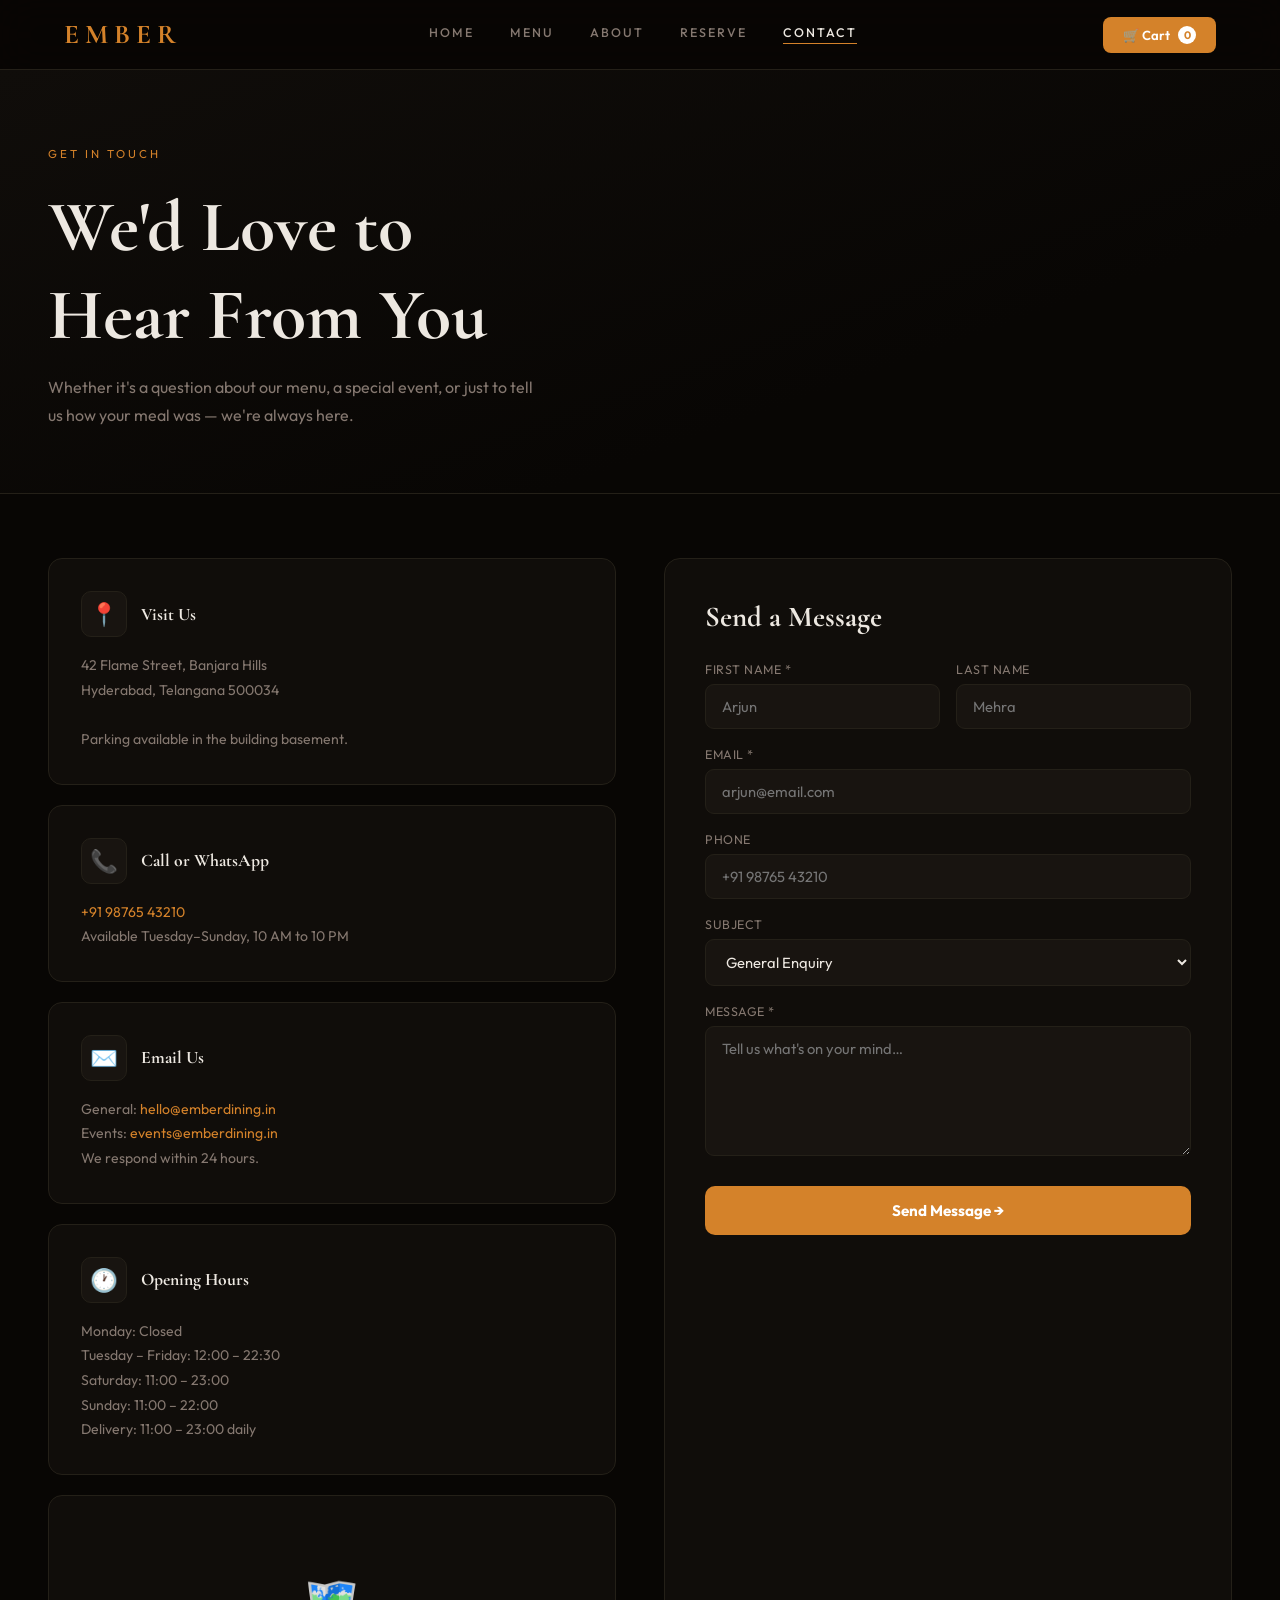
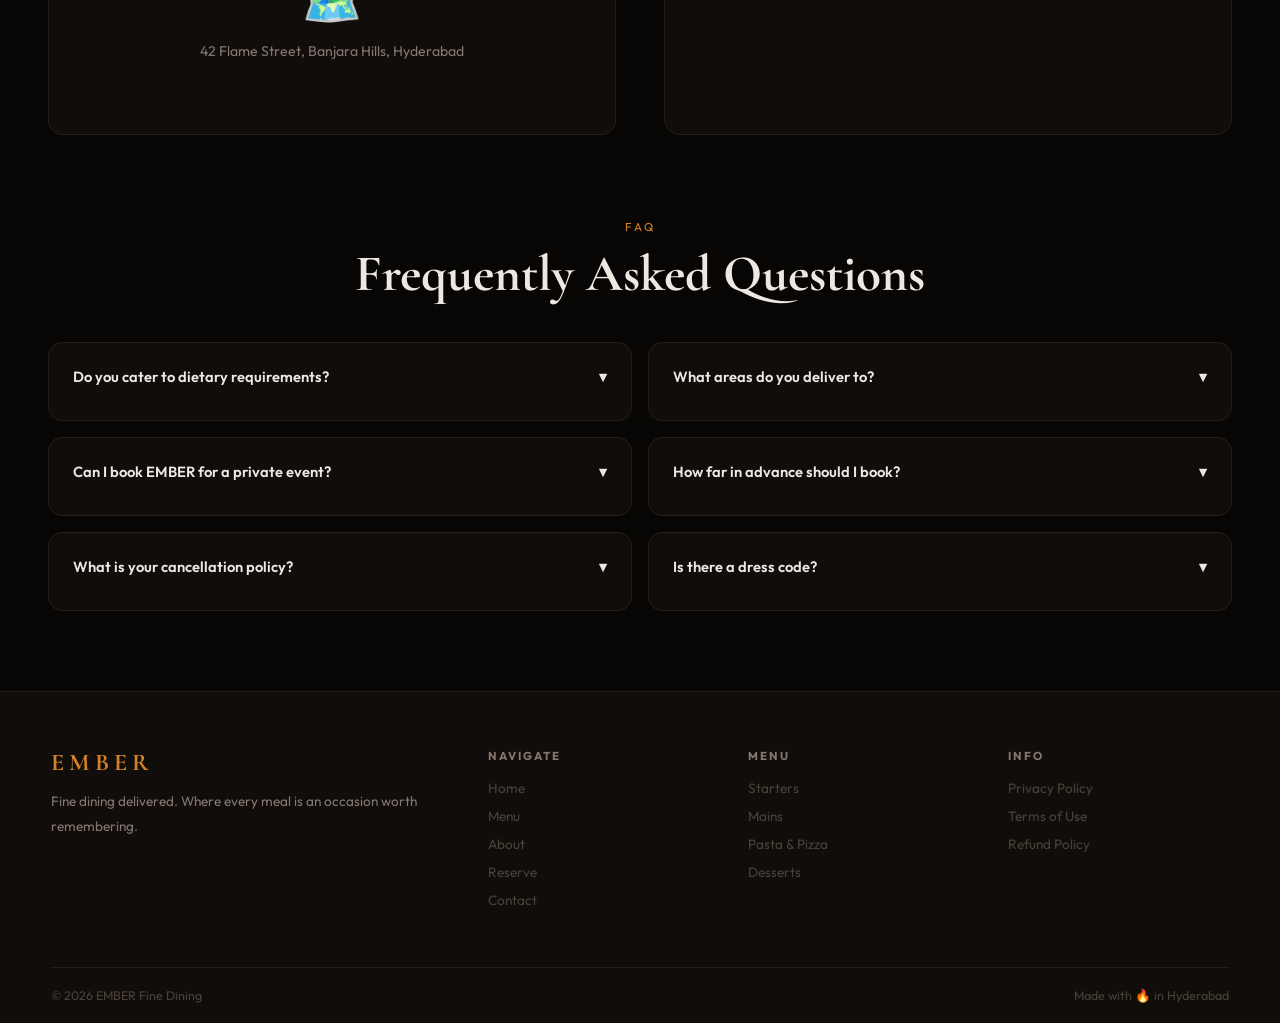
<file: contact.html>
<!DOCTYPE html>
<html lang="en">
<head>
  <!-- Google tag (gtag.js) -->
<script async src="https://www.googletagmanager.com/gtag/js?id=G-THVGVQ045D"></script>
<script>
  window.dataLayer = window.dataLayer || [];
  function gtag(){dataLayer.push(arguments);}
  gtag('js', new Date());

  gtag('config', 'G-THVGVQ045D');
</script>
  <!-- Google Tag Manager -->
<script>(function(w,d,s,l,i){w[l]=w[l]||[];w[l].push({'gtm.start':
new Date().getTime(),event:'gtm.js'});var f=d.getElementsByTagName(s)[0],
j=d.createElement(s),dl=l!='dataLayer'?'&l='+l:'';j.async=true;j.src=
'https://www.googletagmanager.com/gtm.js?id='+i+dl;f.parentNode.insertBefore(j,f);
})(window,document,'script','dataLayer','GTM-TTHWMVHZ');</script>
<!-- End Google Tag Manager -->
<meta charset="UTF-8"><meta name="viewport" content="width=device-width,initial-scale=1">
<title>Contact — EMBER</title>
<link rel="stylesheet" href="style.css">
<style>
.contact-hero {
  padding:72px clamp(16px,4vw,48px) 64px;
  border-bottom:1px solid var(--border);
  background:linear-gradient(160deg,var(--surface) 0%,var(--bg) 70%);
}
.contact-hero h1 { font-family:'Cormorant Garamond',serif; font-size:clamp(2.4rem,6vw,4.5rem); font-weight:700; margin:10px 0 14px; }
.contact-hero p { color:var(--muted); max-width:500px; line-height:1.75; }

.contact-layout { display:grid; grid-template-columns:1fr 1fr; gap:48px; padding:64px clamp(16px,4vw,48px) 80px; }
@media(max-width:768px){.contact-layout{grid-template-columns:1fr;}}

/* LEFT */
.contact-details { }
.contact-card {
  background:var(--surface); border:1px solid var(--border);
  border-radius:var(--radius); padding:32px; margin-bottom:20px;
  transition:border-color .2s;
}
.contact-card:hover { border-color:rgba(212,130,42,0.35); }
.contact-card-hdr { display:flex; align-items:center; gap:14px; margin-bottom:16px; }
.contact-icon { font-size:1.4rem; width:46px; height:46px; background:var(--surface2); border:1px solid var(--border); border-radius:10px; display:flex; align-items:center; justify-content:center; flex-shrink:0; }
.contact-card-title { font-family:'Cormorant Garamond',serif; font-size:1.1rem; font-weight:700; }
.contact-card p { color:var(--muted); font-size:0.88rem; line-height:1.75; }
.contact-card a { color:var(--accent); font-size:0.88rem; }

.map-placeholder {
  background:var(--surface); border:1px solid var(--border);
  border-radius:var(--radius); height:240px;
  display:flex; flex-direction:column; align-items:center; justify-content:center; gap:12px;
  color:var(--muted); font-size:0.88rem; margin-top:4px;
}
.map-placeholder span { font-size:3rem; }

/* RIGHT — FORM */
.contact-form { background:var(--surface); border:1px solid var(--border); border-radius:16px; padding:40px; }
.contact-form h2 { font-family:'Cormorant Garamond',serif; font-size:1.8rem; font-weight:700; margin-bottom:28px; }
.form-row-2 { display:grid; grid-template-columns:1fr 1fr; gap:16px; }
@media(max-width:480px){.form-row-2{grid-template-columns:1fr;}}
.send-btn {
  width:100%; padding:15px; background:var(--accent); color:#fff;
  border:none; border-radius:10px; font-size:0.95rem; font-weight:700;
  cursor:pointer; margin-top:8px; transition:background .2s;
}
.send-btn:hover { background:var(--accent2); }

/* FAQ */
.faq-section { padding:0 clamp(16px,4vw,48px) 80px; }
.faq-grid { display:grid; grid-template-columns:1fr 1fr; gap:16px; margin-top:40px; }
@media(max-width:600px){.faq-grid{grid-template-columns:1fr;}}
.faq-item {
  background:var(--surface); border:1px solid var(--border);
  border-radius:var(--radius); padding:24px; cursor:pointer;
  transition:border-color .2s;
}
.faq-item:hover { border-color:rgba(212,130,42,0.35); }
.faq-q { font-weight:600; font-size:0.92rem; margin-bottom:10px; display:flex; justify-content:space-between; align-items:center; }
.faq-a { color:var(--muted); font-size:0.85rem; line-height:1.7; display:none; }
.faq-item.open .faq-a { display:block; }
.faq-item.open .faq-arrow { transform:rotate(180deg); }
.faq-arrow { transition:transform .2s; }

/* SUCCESS */
.success-banner {
  display:none; background:rgba(74,140,92,0.12); border:1px solid rgba(74,140,92,0.35);
  border-radius:10px; padding:16px 20px; color:var(--green);
  font-size:0.9rem; font-weight:500; margin-top:16px;
}
.success-banner.show { display:block; }
</style>
</head>
<body>
  <!-- Google Tag Manager (noscript) -->
<noscript><iframe src="https://www.googletagmanager.com/ns.html?id=GTM-TTHWMVHZ"
height="0" width="0" style="display:none;visibility:hidden"></iframe></noscript>
<!-- End Google Tag Manager (noscript) -->

<nav>
  <a class="nav-logo" href="index.html">EMBER</a>
  <div class="nav-center" id="navCenter">
    <a href="index.html">Home</a><a href="menu.html">Menu</a><a href="about.html">About</a><a href="reservations.html">Reserve</a><a href="contact.html">Contact</a>
  </div>
  <div class="nav-right">
    <a href="cart.html"><button class="btn-cart">🛒 Cart <span class="cart-badge">0</span></button></a>
    <button class="hamburger" id="hamburger"><span></span><span></span><span></span></button>
  </div>
</nav>

<div class="page-body">

<div class="contact-hero">
  <div class="section-label fade-up">Get in Touch</div>
  <h1 class="fade-up delay-1">We'd Love to<br>Hear From You</h1>
  <p class="fade-up delay-2">Whether it's a question about our menu, a special event, or just to tell us how your meal was — we're always here.</p>
</div>

<div class="contact-layout">
  <!-- LEFT -->
  <div class="contact-details">
    <div class="contact-card">
      <div class="contact-card-hdr"><div class="contact-icon">📍</div><div class="contact-card-title">Visit Us</div></div>
      <p>42 Flame Street, Banjara Hills<br>Hyderabad, Telangana 500034<br><br>Parking available in the building basement.</p>
    </div>
    <div class="contact-card">
      <div class="contact-card-hdr"><div class="contact-icon">📞</div><div class="contact-card-title">Call or WhatsApp</div></div>
      <p><a href="tel:+919876543210">+91 98765 43210</a><br>Available Tuesday–Sunday, 10 AM to 10 PM</p>
    </div>
    <div class="contact-card">
      <div class="contact-card-hdr"><div class="contact-icon">✉️</div><div class="contact-card-title">Email Us</div></div>
      <p>General: <a href="mailto:hello@emberdining.in">hello@emberdining.in</a><br>Events: <a href="mailto:events@emberdining.in">events@emberdining.in</a><br>We respond within 24 hours.</p>
    </div>
    <div class="contact-card">
      <div class="contact-card-hdr"><div class="contact-icon">🕐</div><div class="contact-card-title">Opening Hours</div></div>
      <p>
        Monday: Closed<br>
        Tuesday – Friday: 12:00 – 22:30<br>
        Saturday: 11:00 – 23:00<br>
        Sunday: 11:00 – 22:00<br>
        Delivery: 11:00 – 23:00 daily
      </p>
    </div>
    <div class="map-placeholder">
      <span>🗺️</span>
      <p>42 Flame Street, Banjara Hills, Hyderabad</p>
    </div>
  </div>

  <!-- RIGHT FORM -->
  <div class="contact-form">
    <h2>Send a Message</h2>
    <div class="form-row-2">
      <div class="form-group"><label class="form-label">First Name *</label><input type="text" class="form-input" id="cfname" placeholder="Arjun"></div>
      <div class="form-group"><label class="form-label">Last Name</label><input type="text" class="form-input" id="clname" placeholder="Mehra"></div>
    </div>
    <div class="form-group"><label class="form-label">Email *</label><input type="email" class="form-input" id="cemail" placeholder="arjun@email.com"></div>
    <div class="form-group"><label class="form-label">Phone</label><input type="tel" class="form-input" id="cphone" placeholder="+91 98765 43210"></div>
    <div class="form-group">
      <label class="form-label">Subject</label>
      <select class="form-input" id="csubject">
        <option>General Enquiry</option>
        <option>Event / Private Dining</option>
        <option>Feedback — Positive</option>
        <option>Feedback — Complaint</option>
        <option>Media / Press</option>
        <option>Partnership / Collaboration</option>
        <option>Careers</option>
      </select>
    </div>
    <div class="form-group"><label class="form-label">Message *</label><textarea class="form-input" id="cmessage" placeholder="Tell us what's on your mind…"></textarea></div>
    <button class="send-btn" onclick="sendMessage()">Send Message →</button>
    <div class="success-banner" id="successBanner">✅ Your message has been sent! We'll reply within 24 hours.</div>
  </div>
</div>

<!-- FAQ -->
<div class="faq-section">
  <div style="text-align:center;margin-bottom:0;">
    <div class="section-label">FAQ</div>
    <h2 class="section-title">Frequently Asked Questions</h2>
  </div>
  <div class="faq-grid">
    <div class="faq-item" onclick="toggleFAQ(this)">
      <div class="faq-q">Do you cater to dietary requirements? <span class="faq-arrow">▾</span></div>
      <div class="faq-a">Yes! We have clearly marked vegan (V), gluten-free (GF), and nut-free options across our menu. Please inform us of any allergies at the time of booking or ordering.</div>
    </div>
    <div class="faq-item" onclick="toggleFAQ(this)">
      <div class="faq-q">What areas do you deliver to? <span class="faq-arrow">▾</span></div>
      <div class="faq-a">We currently deliver across Banjara Hills, Jubilee Hills, Madhapur, HITEC City, Kondapur, Gachibowli, Begumpet, and Secunderabad. Check out our delivery zones page for exact coverage.</div>
    </div>
    <div class="faq-item" onclick="toggleFAQ(this)">
      <div class="faq-q">Can I book EMBER for a private event? <span class="faq-arrow">▾</span></div>
      <div class="faq-a">Absolutely. We offer full and partial restaurant buyouts for corporate events, birthday dinners, and intimate celebrations. Email events@emberdining.in with your requirements.</div>
    </div>
    <div class="faq-item" onclick="toggleFAQ(this)">
      <div class="faq-q">How far in advance should I book? <span class="faq-arrow">▾</span></div>
      <div class="faq-a">We recommend booking at least 48 hours in advance, especially for weekends. Same-day bookings are occasionally possible — call us directly to check availability.</div>
    </div>
    <div class="faq-item" onclick="toggleFAQ(this)">
      <div class="faq-q">What is your cancellation policy? <span class="faq-arrow">▾</span></div>
      <div class="faq-a">Reservations can be cancelled free of charge up to 24 hours before the booking time. Late cancellations or no-shows for groups of 6+ may incur a small fee.</div>
    </div>
    <div class="faq-item" onclick="toggleFAQ(this)">
      <div class="faq-q">Is there a dress code? <span class="faq-arrow">▾</span></div>
      <div class="faq-a">We ask for smart-casual attire. We want you to be comfortable while still honouring the dining experience. No beachwear or sportswear please.</div>
    </div>
  </div>
</div>

<footer>
  <div class="footer-grid">
    <div class="footer-brand"><span class="footer-brand-logo">EMBER</span><p>Fine dining delivered. Where every meal is an occasion worth remembering.</p></div>
    <div class="footer-col"><h5>Navigate</h5><a href="index.html">Home</a><a href="menu.html">Menu</a><a href="about.html">About</a><a href="reservations.html">Reserve</a><a href="contact.html">Contact</a></div>
    <div class="footer-col"><h5>Menu</h5><a href="menu.html?cat=starters">Starters</a><a href="menu.html?cat=mains">Mains</a><a href="menu.html?cat=pasta">Pasta & Pizza</a><a href="menu.html?cat=desserts">Desserts</a></div>
    <div class="footer-col"><h5>Info</h5><a href="#">Privacy Policy</a><a href="#">Terms of Use</a><a href="#">Refund Policy</a></div>
  </div>
  <div class="footer-bottom"><span>© 2026 EMBER Fine Dining</span><span>Made with 🔥 in Hyderabad</span></div>
</footer>

</div>
<div id="toast"></div>
<script src="app.js"></script>
<script>
function sendMessage() {
  const fname = document.getElementById('cfname').value.trim();
  const email = document.getElementById('cemail').value.trim();
  const msg = document.getElementById('cmessage').value.trim();
  if(!fname || !email || !msg) { showToast('❌ Please fill in all required fields'); return; }
  document.getElementById('successBanner').classList.add('show');
  document.getElementById('cfname').value='';
  document.getElementById('clname').value='';
  document.getElementById('cemail').value='';
  document.getElementById('cphone').value='';
  document.getElementById('cmessage').value='';
}

function toggleFAQ(el) {
  el.classList.toggle('open');
}
</script>
</body>
</html>
</file>
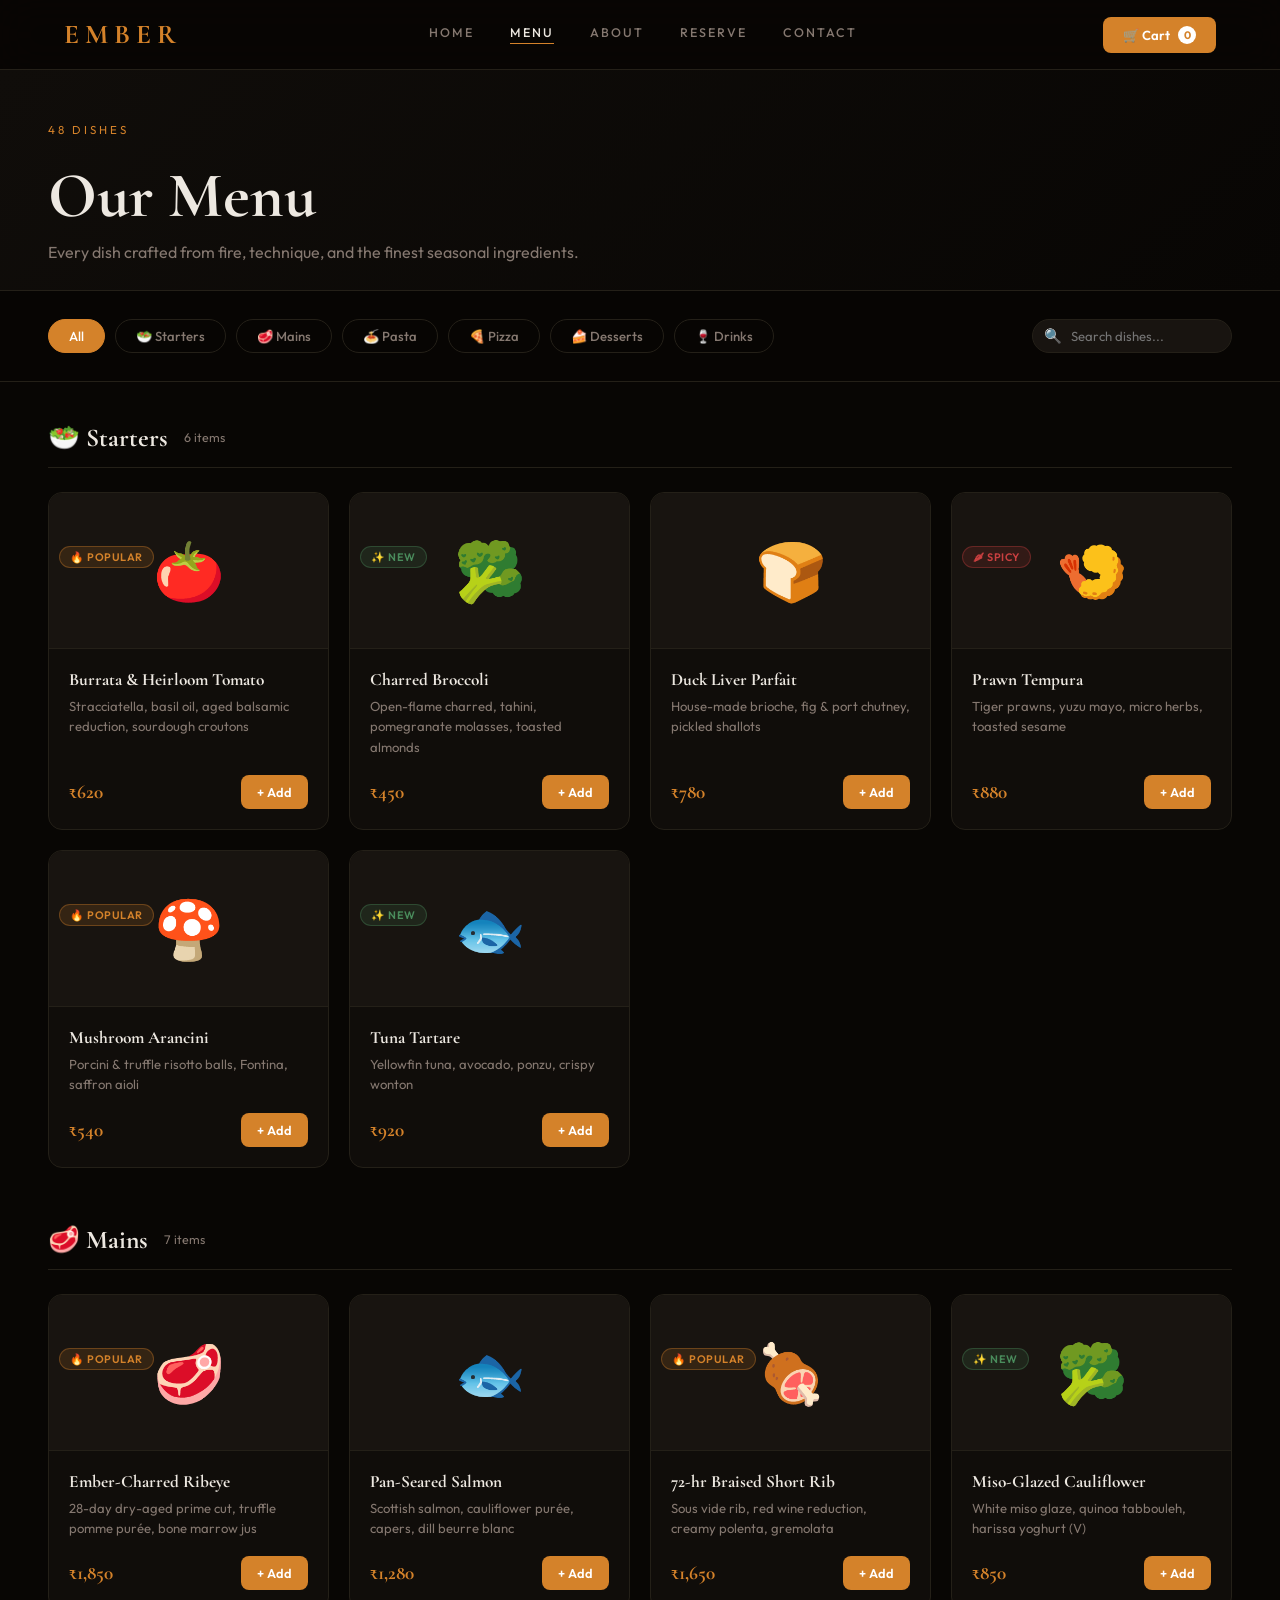
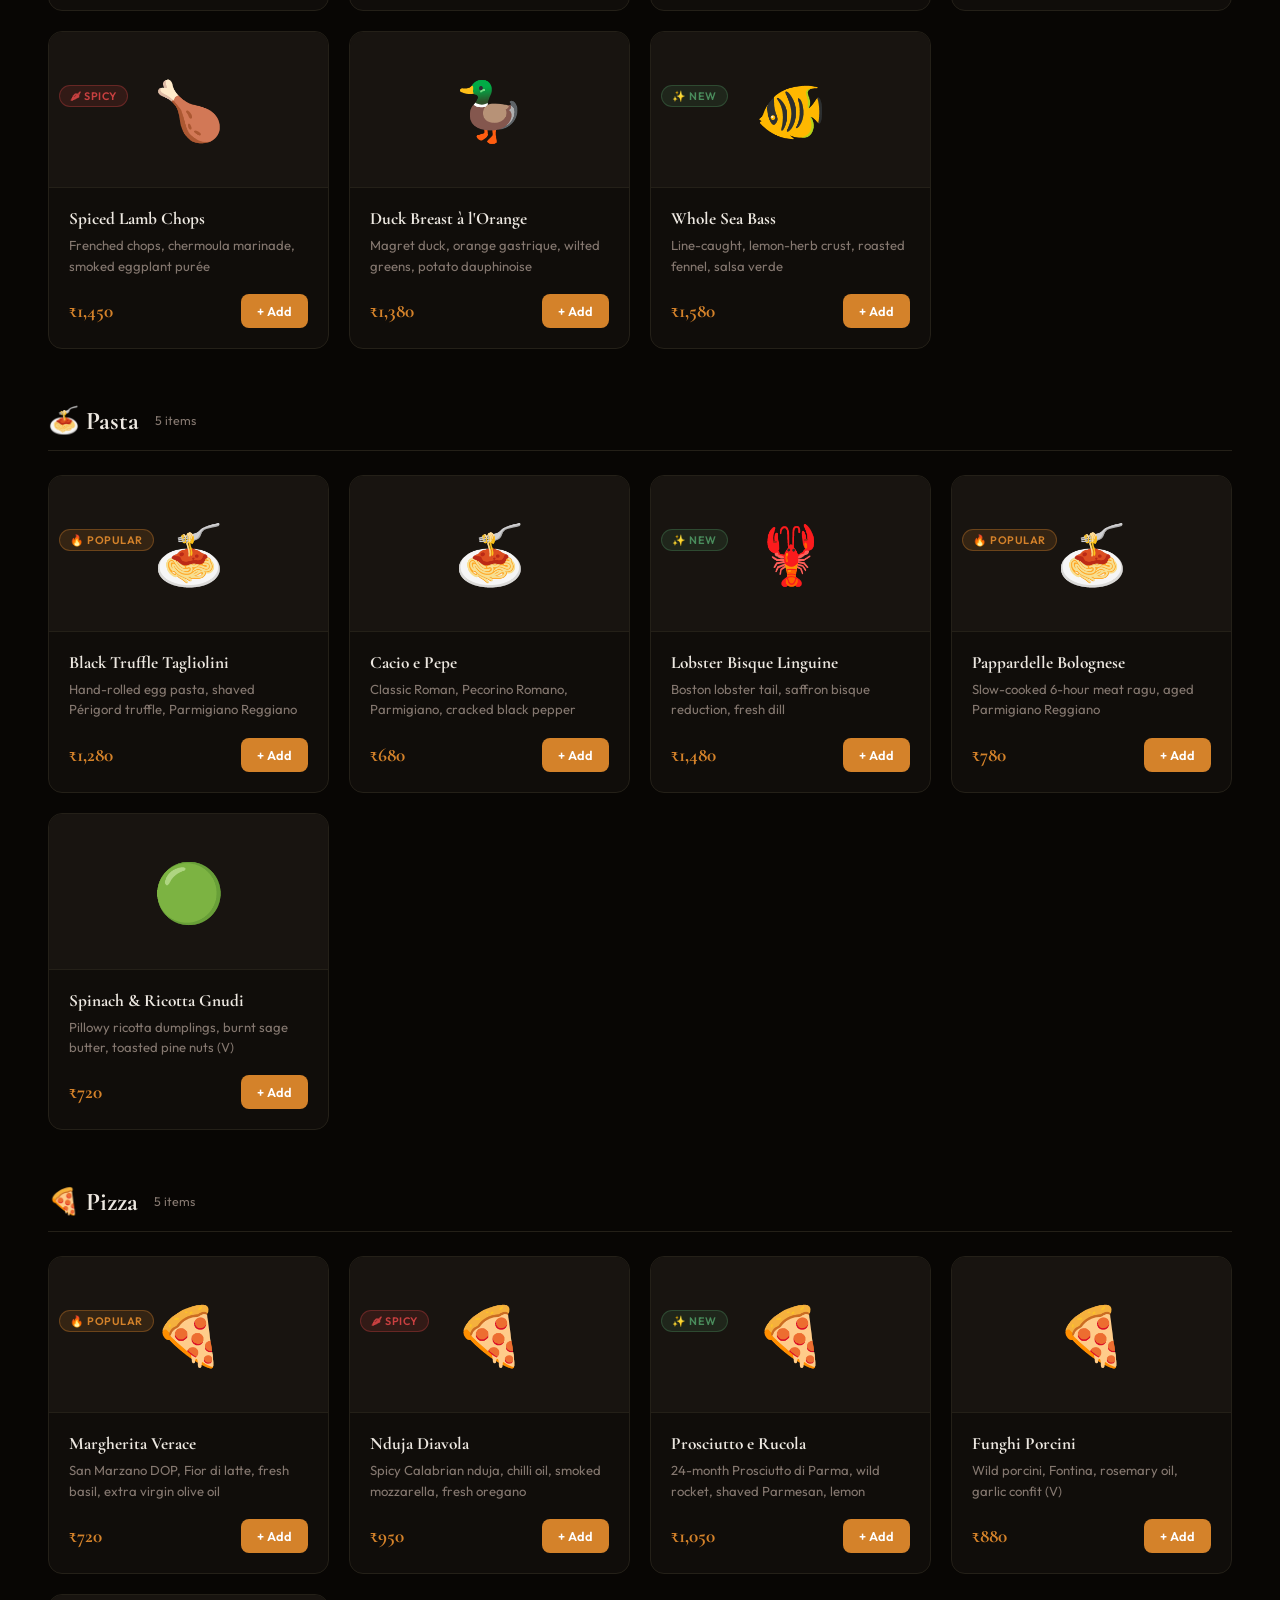
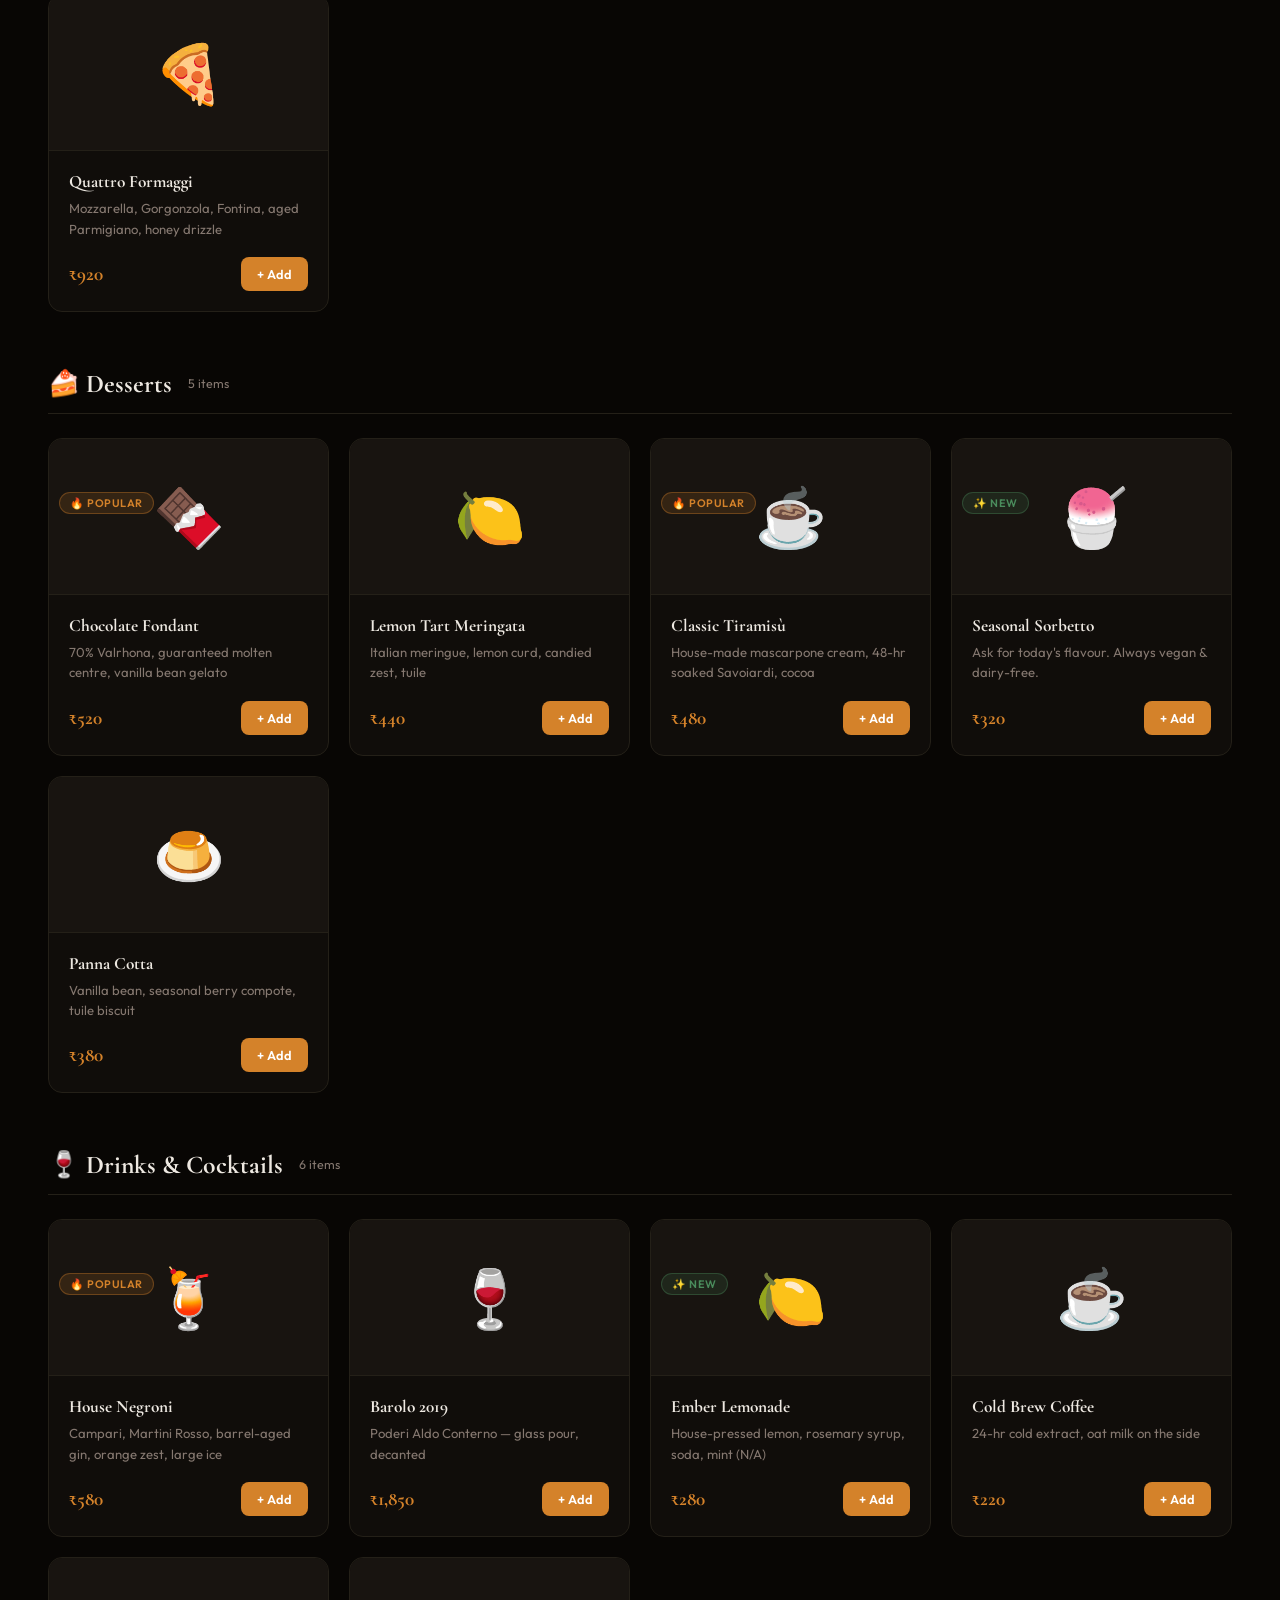
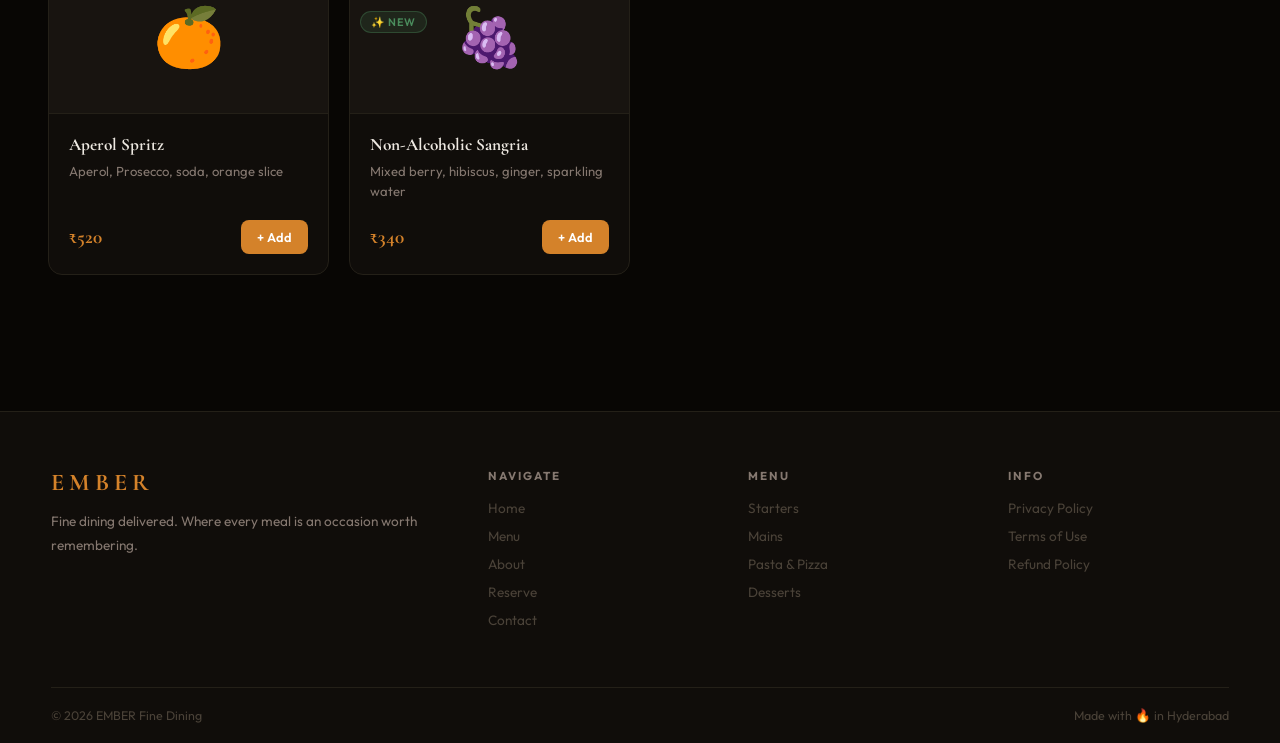
<file: menu.html>
<!DOCTYPE html>
<html lang="en">
<head>
  <!-- Google tag (gtag.js) -->
<script async src="https://www.googletagmanager.com/gtag/js?id=G-THVGVQ045D"></script>
<script>
  window.dataLayer = window.dataLayer || [];
  function gtag(){dataLayer.push(arguments);}
  gtag('js', new Date());

  gtag('config', 'G-THVGVQ045D');
</script>
  <!-- Google Tag Manager -->
<script>(function(w,d,s,l,i){w[l]=w[l]||[];w[l].push({'gtm.start':
new Date().getTime(),event:'gtm.js'});var f=d.getElementsByTagName(s)[0],
j=d.createElement(s),dl=l!='dataLayer'?'&l='+l:'';j.async=true;j.src=
'https://www.googletagmanager.com/gtm.js?id='+i+dl;f.parentNode.insertBefore(j,f);
})(window,document,'script','dataLayer','GTM-TTHWMVHZ');</script>
<!-- End Google Tag Manager -->
<meta charset="UTF-8"><meta name="viewport" content="width=device-width,initial-scale=1">
<title>Menu — EMBER</title>
<link rel="stylesheet" href="style.css">
<style>
.menu-hero {
  background:linear-gradient(135deg,var(--surface) 0%,var(--bg) 100%);
  border-bottom:1px solid var(--border);
  padding:48px clamp(16px,4vw,48px) 0;
}
.menu-hero h1 { font-family:'Cormorant Garamond',serif; font-size:clamp(2.4rem,6vw,4rem); font-weight:700; margin:8px 0; }
.menu-hero p { color:var(--muted); margin-bottom:28px; }

/* FILTERS */
.filters-bar {
  display:flex; gap:10px; flex-wrap:wrap; padding:28px clamp(16px,4vw,48px);
  border-bottom:1px solid var(--border); position:sticky; top:var(--nav-h); z-index:50;
  background:rgba(8,6,4,0.95); backdrop-filter:blur(12px);
}
.filter-btn {
  padding:8px 20px; border-radius:50px; border:1px solid var(--border);
  background:transparent; color:var(--muted); font-size:0.82rem; font-weight:500;
  cursor:pointer; transition:all .2s; white-space:nowrap;
}
.filter-btn:hover { color:var(--text); border-color:var(--muted); }
.filter-btn.active { background:var(--accent); color:#fff; border-color:var(--accent); }

/* SEARCH */
.search-box {
  margin-left:auto; position:relative;
}
.search-input {
  padding:8px 16px 8px 38px; border-radius:50px;
  border:1px solid var(--border); background:var(--surface2);
  color:var(--text); font-size:0.82rem; width:200px; outline:none; transition:border-color .2s;
}
.search-input:focus { border-color:var(--accent); width:240px; }
.search-icon { position:absolute; left:12px; top:50%; transform:translateY(-50%); color:var(--muted); font-size:0.9rem; pointer-events:none; }

/* MENU SECTIONS */
.menu-body { padding:40px clamp(16px,4vw,48px) 80px; }
.menu-section { margin-bottom:56px; }
.menu-section-hdr {
  display:flex; align-items:center; gap:16px; margin-bottom:24px;
  padding-bottom:14px; border-bottom:1px solid var(--border);
}
.menu-section-hdr h2 { font-family:'Cormorant Garamond',serif; font-size:1.6rem; font-weight:700; }
.menu-section-hdr span { color:var(--muted); font-size:0.78rem; }

.menu-grid { display:grid; grid-template-columns:repeat(auto-fill,minmax(272px,1fr)); gap:20px; }
.menu-card {
  background:var(--surface); border:1px solid var(--border); border-radius:var(--radius);
  overflow:hidden; display:flex; flex-direction:column; transition:all .22s;
}
.menu-card:hover { box-shadow:var(--shadow); transform:translateY(-4px); border-color:rgba(212,130,42,0.35); }
.menu-card-img {
  height:156px; display:flex; align-items:center; justify-content:center;
  font-size:3.6rem; background:var(--surface2); border-bottom:1px solid var(--border);
  position:relative;
}
.card-badge { position:absolute; top:10px; left:10px; }
.menu-card-body { padding:20px; flex:1; display:flex; flex-direction:column; }
.menu-card-name { font-family:'Cormorant Garamond',serif; font-size:1.08rem; font-weight:700; margin-bottom:6px; }
.menu-card-desc { color:var(--muted); font-size:0.82rem; line-height:1.55; flex:1; margin-bottom:18px; }
.menu-card-foot { display:flex; align-items:center; justify-content:space-between; }
.menu-price { font-family:'Cormorant Garamond',serif; font-size:1.2rem; font-weight:700; color:var(--accent); }
.add-btn {
  background:var(--accent); color:#fff; border:none;
  padding:9px 16px; border-radius:8px; font-size:0.8rem; font-weight:600;
  cursor:pointer; transition:background .2s;
}
.add-btn:hover { background:var(--accent2); }

/* EMPTY */
.empty { text-align:center; padding:80px 20px; color:var(--muted); }
.empty-icon { font-size:4rem; margin-bottom:16px; }
</style>
</head>
<body>
  <!-- Google Tag Manager (noscript) -->
<noscript><iframe src="https://www.googletagmanager.com/ns.html?id=GTM-TTHWMVHZ"
height="0" width="0" style="display:none;visibility:hidden"></iframe></noscript>
<!-- End Google Tag Manager (noscript) -->

<!-- NAV -->
<nav>
  <a class="nav-logo" href="index.html">EMBER</a>
  <div class="nav-center" id="navCenter">
    <a href="index.html">Home</a>
    <a href="menu.html">Menu</a>
    <a href="about.html">About</a>
    <a href="reservations.html">Reserve</a>
    <a href="contact.html">Contact</a>
  </div>
  <div class="nav-right">
    <a href="cart.html"><button class="btn-cart">🛒 Cart <span class="cart-badge">0</span></button></a>
    <button class="hamburger" id="hamburger"><span></span><span></span><span></span></button>
  </div>
</nav>

<div class="page-body">
<div class="menu-hero">
  <div class="section-label">48 Dishes</div>
  <h1 class="fade-up">Our Menu</h1>
  <p class="fade-up delay-1">Every dish crafted from fire, technique, and the finest seasonal ingredients.</p>
</div>

<!-- FILTER BAR -->
<div class="filters-bar">
  <button class="filter-btn active" data-cat="all">All</button>
  <button class="filter-btn" data-cat="starters">🥗 Starters</button>
  <button class="filter-btn" data-cat="mains">🥩 Mains</button>
  <button class="filter-btn" data-cat="pasta">🍝 Pasta</button>
  <button class="filter-btn" data-cat="pizza">🍕 Pizza</button>
  <button class="filter-btn" data-cat="desserts">🍰 Desserts</button>
  <button class="filter-btn" data-cat="drinks">🍷 Drinks</button>
  <div class="search-box">
    <span class="search-icon">🔍</span>
    <input class="search-input" type="text" placeholder="Search dishes..." id="searchInput">
  </div>
</div>

<div class="menu-body" id="menuBody"></div>

<!-- FOOTER -->
<footer>
  <div class="footer-grid">
    <div class="footer-brand"><span class="footer-brand-logo">EMBER</span><p>Fine dining delivered. Where every meal is an occasion worth remembering.</p></div>
    <div class="footer-col"><h5>Navigate</h5><a href="index.html">Home</a><a href="menu.html">Menu</a><a href="about.html">About</a><a href="reservations.html">Reserve</a><a href="contact.html">Contact</a></div>
    <div class="footer-col"><h5>Menu</h5><a href="menu.html?cat=starters">Starters</a><a href="menu.html?cat=mains">Mains</a><a href="menu.html?cat=pasta">Pasta & Pizza</a><a href="menu.html?cat=desserts">Desserts</a></div>
    <div class="footer-col"><h5>Info</h5><a href="#">Privacy Policy</a><a href="#">Terms of Use</a><a href="#">Refund Policy</a></div>
  </div>
  <div class="footer-bottom"><span>© 2026 EMBER Fine Dining</span><span>Made with 🔥 in Hyderabad</span></div>
</footer>
</div>

<div id="toast"></div>
<script src="app.js"></script>
<script>
const MENU = {
  starters:[
    {id:10,name:'Burrata & Heirloom Tomato',price:620,emoji:'🍅',desc:'Stracciatella, basil oil, aged balsamic reduction, sourdough croutons',badge:'hot'},
    {id:11,name:'Charred Broccoli',price:450,emoji:'🥦',desc:'Open-flame charred, tahini, pomegranate molasses, toasted almonds',badge:'new'},
    {id:12,name:'Duck Liver Parfait',price:780,emoji:'🍞',desc:'House-made brioche, fig & port chutney, pickled shallots',badge:''},
    {id:13,name:'Prawn Tempura',price:880,emoji:'🍤',desc:'Tiger prawns, yuzu mayo, micro herbs, toasted sesame',badge:'spicy'},
    {id:14,name:'Mushroom Arancini',price:540,emoji:'🍄',desc:'Porcini & truffle risotto balls, Fontina, saffron aioli',badge:'hot'},
    {id:15,name:'Tuna Tartare',price:920,emoji:'🐟',desc:'Yellowfin tuna, avocado, ponzu, crispy wonton',badge:'new'},
  ],
  mains:[
    {id:20,name:'Ember-Charred Ribeye',price:1850,emoji:'🥩',desc:'28-day dry-aged prime cut, truffle pomme purée, bone marrow jus',badge:'hot'},
    {id:21,name:'Pan-Seared Salmon',price:1280,emoji:'🐟',desc:'Scottish salmon, cauliflower purée, capers, dill beurre blanc',badge:''},
    {id:22,name:'72-hr Braised Short Rib',price:1650,emoji:'🍖',desc:'Sous vide rib, red wine reduction, creamy polenta, gremolata',badge:'hot'},
    {id:23,name:'Miso-Glazed Cauliflower',price:850,emoji:'🥦',desc:'White miso glaze, quinoa tabbouleh, harissa yoghurt (V)',badge:'new'},
    {id:24,name:'Spiced Lamb Chops',price:1450,emoji:'🍗',desc:'Frenched chops, chermoula marinade, smoked eggplant purée',badge:'spicy'},
    {id:25,name:'Duck Breast à l\'Orange',price:1380,emoji:'🦆',desc:'Magret duck, orange gastrique, wilted greens, potato dauphinoise',badge:''},
    {id:26,name:'Whole Sea Bass',price:1580,emoji:'🐠',desc:'Line-caught, lemon-herb crust, roasted fennel, salsa verde',badge:'new'},
  ],
  pasta:[
    {id:30,name:'Black Truffle Tagliolini',price:1280,emoji:'🍝',desc:'Hand-rolled egg pasta, shaved Périgord truffle, Parmigiano Reggiano',badge:'hot'},
    {id:31,name:'Cacio e Pepe',price:680,emoji:'🍝',desc:'Classic Roman, Pecorino Romano, Parmigiano, cracked black pepper',badge:''},
    {id:32,name:'Lobster Bisque Linguine',price:1480,emoji:'🦞',desc:'Boston lobster tail, saffron bisque reduction, fresh dill',badge:'new'},
    {id:33,name:'Pappardelle Bolognese',price:780,emoji:'🍝',desc:'Slow-cooked 6-hour meat ragu, aged Parmigiano Reggiano',badge:'hot'},
    {id:34,name:'Spinach & Ricotta Gnudi',price:720,emoji:'🟢',desc:'Pillowy ricotta dumplings, burnt sage butter, toasted pine nuts (V)',badge:''},
  ],
  pizza:[
    {id:40,name:'Margherita Verace',price:720,emoji:'🍕',desc:'San Marzano DOP, Fior di latte, fresh basil, extra virgin olive oil',badge:'hot'},
    {id:41,name:'Nduja Diavola',price:950,emoji:'🍕',desc:'Spicy Calabrian nduja, chilli oil, smoked mozzarella, fresh oregano',badge:'spicy'},
    {id:42,name:'Prosciutto e Rucola',price:1050,emoji:'🍕',desc:'24-month Prosciutto di Parma, wild rocket, shaved Parmesan, lemon',badge:'new'},
    {id:43,name:'Funghi Porcini',price:880,emoji:'🍕',desc:'Wild porcini, Fontina, rosemary oil, garlic confit (V)',badge:''},
    {id:44,name:'Quattro Formaggi',price:920,emoji:'🍕',desc:'Mozzarella, Gorgonzola, Fontina, aged Parmigiano, honey drizzle',badge:''},
  ],
  desserts:[
    {id:50,name:'Chocolate Fondant',price:520,emoji:'🍫',desc:'70% Valrhona, guaranteed molten centre, vanilla bean gelato',badge:'hot'},
    {id:51,name:'Lemon Tart Meringata',price:440,emoji:'🍋',desc:'Italian meringue, lemon curd, candied zest, tuile',badge:''},
    {id:52,name:'Classic Tiramisù',price:480,emoji:'☕',desc:'House-made mascarpone cream, 48-hr soaked Savoiardi, cocoa',badge:'hot'},
    {id:53,name:'Seasonal Sorbetto',price:320,emoji:'🍧',desc:"Ask for today's flavour. Always vegan & dairy-free.",badge:'new'},
    {id:54,name:'Panna Cotta',price:380,emoji:'🍮',desc:'Vanilla bean, seasonal berry compote, tuile biscuit',badge:''},
  ],
  drinks:[
    {id:60,name:'House Negroni',price:580,emoji:'🍹',desc:'Campari, Martini Rosso, barrel-aged gin, orange zest, large ice',badge:'hot'},
    {id:61,name:'Barolo 2019',price:1850,emoji:'🍷',desc:'Poderi Aldo Conterno — glass pour, decanted',badge:''},
    {id:62,name:'Ember Lemonade',price:280,emoji:'🍋',desc:'House-pressed lemon, rosemary syrup, soda, mint (N/A)',badge:'new'},
    {id:63,name:'Cold Brew Coffee',price:220,emoji:'☕',desc:'24-hr cold extract, oat milk on the side',badge:''},
    {id:64,name:'Aperol Spritz',price:520,emoji:'🍊',desc:'Aperol, Prosecco, soda, orange slice',badge:''},
    {id:65,name:'Non-Alcoholic Sangria',price:340,emoji:'🍇',desc:'Mixed berry, hibiscus, ginger, sparkling water',badge:'new'},
  ],
};
const LABELS = {starters:'Starters',mains:'Mains',pasta:'Pasta',pizza:'Pizza',desserts:'Desserts',drinks:'Drinks & Cocktails'};
const ICONS  = {starters:'🥗',mains:'🥩',pasta:'🍝',pizza:'🍕',desserts:'🍰',drinks:'🍷'};

let activeFilter = 'all';
let searchQ = '';

function badgeHTML(b) {
  if(!b) return '';
  const map = {hot:['badge-hot','🔥 Popular'],new:['badge-new','✨ New'],spicy:['badge-spicy','🌶 Spicy']};
  const [cls,txt] = map[b]||['',''];
  return `<div class="card-badge"><span class="badge ${cls}">${txt}</span></div>`;
}

function renderMenu() {
  const body = document.getElementById('menuBody');
  const cats = activeFilter==='all' ? Object.keys(MENU) : [activeFilter];
  const q = searchQ.toLowerCase();
  let html = '';
  cats.forEach(cat => {
    const items = MENU[cat].filter(i => !q || i.name.toLowerCase().includes(q) || i.desc.toLowerCase().includes(q));
    if(!items.length) return;
    html += `<div class="menu-section">
      <div class="menu-section-hdr">
        <h2>${ICONS[cat]} ${LABELS[cat]}</h2>
        <span>${items.length} items</span>
      </div>
      <div class="menu-grid">
        ${items.map(item=>`
          <div class="menu-card">
            <div class="menu-card-img">
              ${badgeHTML(item.badge)}
              ${item.emoji}
            </div>
            <div class="menu-card-body">
              <div class="menu-card-name">${item.name}</div>
              <div class="menu-card-desc">${item.desc}</div>
              <div class="menu-card-foot">
                <div class="menu-price">₹${item.price.toLocaleString()}</div>
                <button class="add-btn" onclick='addToCart(${JSON.stringify(item)})'>+ Add</button>
              </div>
            </div>
          </div>`).join('')}
      </div>
    </div>`;
  });
  body.innerHTML = html || `<div class="empty"><div class="empty-icon">🍽</div><p>No dishes match your search.</p></div>`;
}

// Filter buttons
document.querySelectorAll('.filter-btn').forEach(btn=>{
  btn.addEventListener('click',()=>{
    document.querySelectorAll('.filter-btn').forEach(b=>b.classList.remove('active'));
    btn.classList.add('active');
    activeFilter = btn.dataset.cat;
    renderMenu();
  });
});

// Search
document.getElementById('searchInput').addEventListener('input',e=>{
  searchQ = e.target.value;
  renderMenu();
});

// URL param ?cat=
const urlCat = new URLSearchParams(location.search).get('cat');
if(urlCat && MENU[urlCat]) {
  activeFilter = urlCat;
  document.querySelectorAll('.filter-btn').forEach(b=>{
    b.classList.toggle('active', b.dataset.cat===urlCat);
  });
}

renderMenu();
</script>
</body>
</html>
</file>
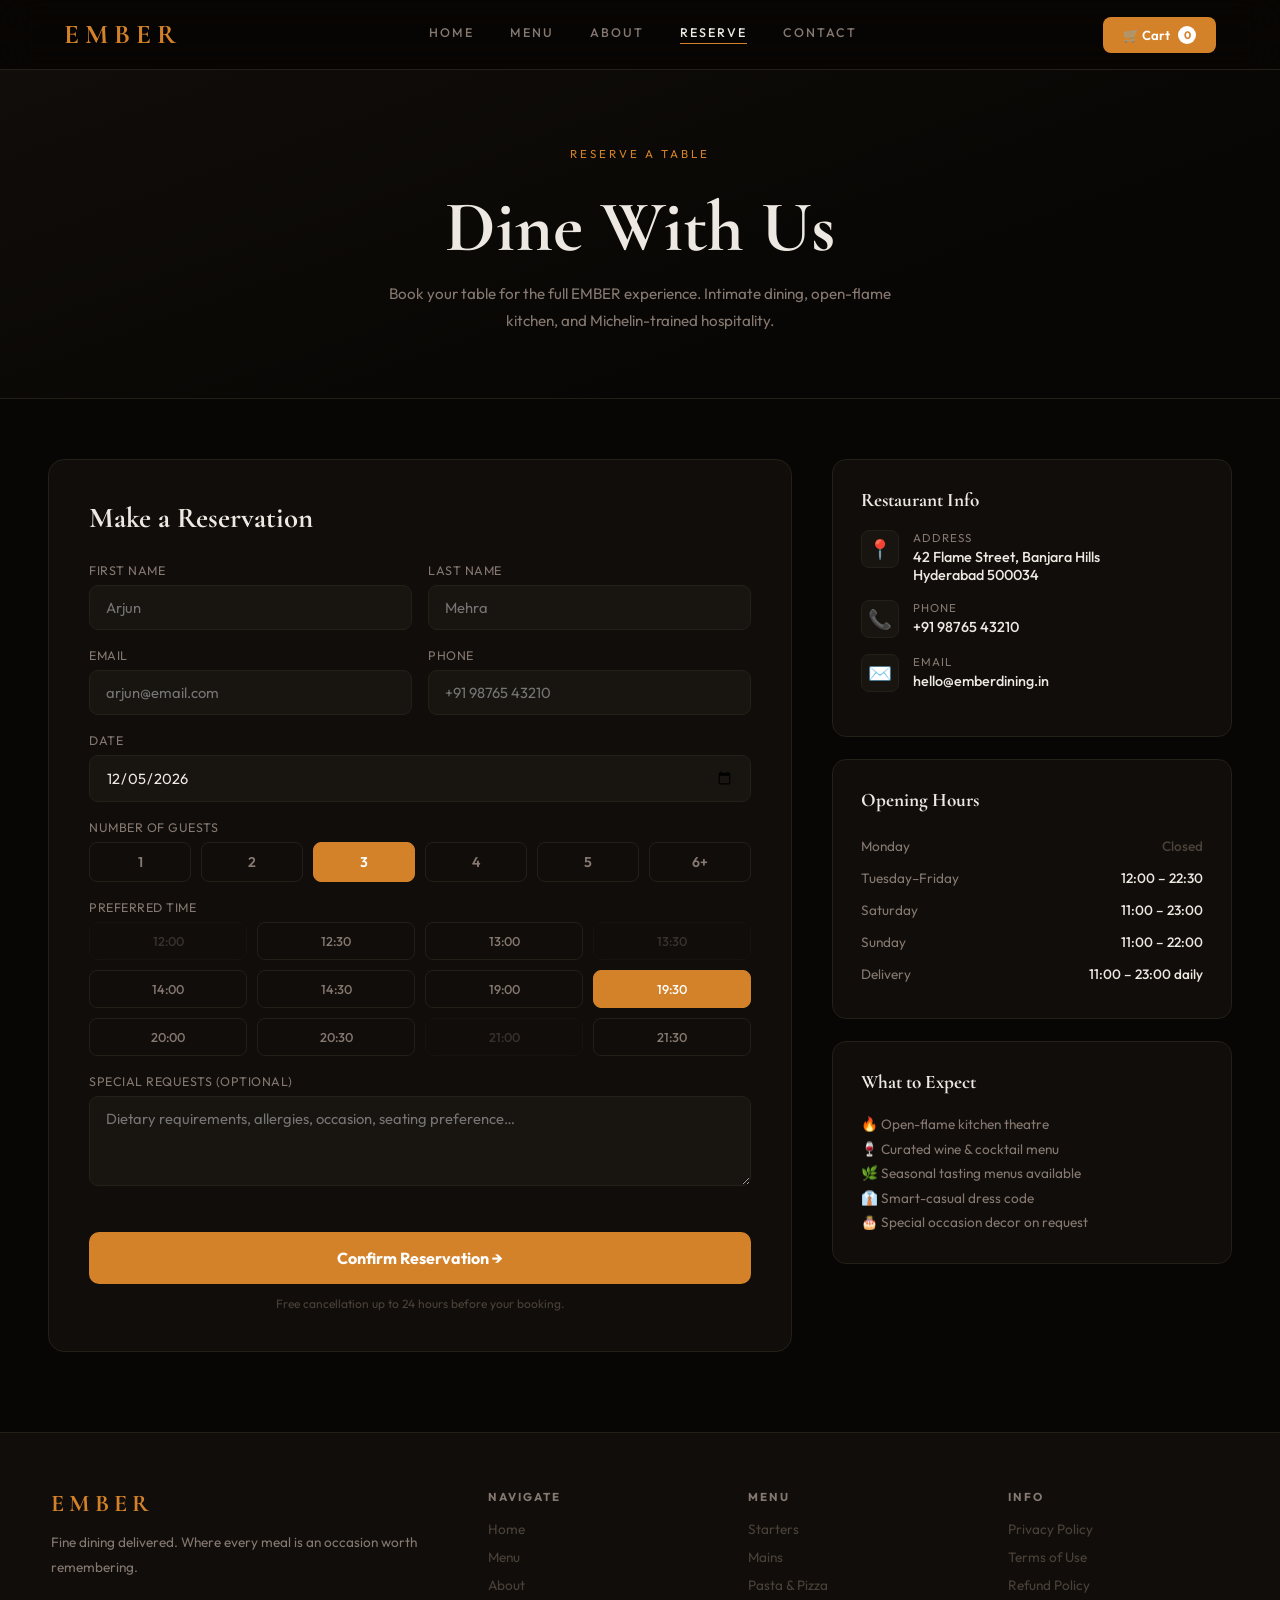
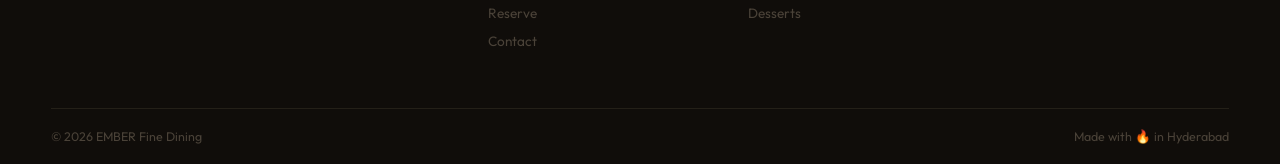
<file: reservations.html>
<!DOCTYPE html>
<html lang="en">
<head>
  <!-- Google tag (gtag.js) -->
<script async src="https://www.googletagmanager.com/gtag/js?id=G-THVGVQ045D"></script>
<script>
  window.dataLayer = window.dataLayer || [];
  function gtag(){dataLayer.push(arguments);}
  gtag('js', new Date());

  gtag('config', 'G-THVGVQ045D');
</script>
  <!-- Google Tag Manager -->
<script>(function(w,d,s,l,i){w[l]=w[l]||[];w[l].push({'gtm.start':
new Date().getTime(),event:'gtm.js'});var f=d.getElementsByTagName(s)[0],
j=d.createElement(s),dl=l!='dataLayer'?'&l='+l:'';j.async=true;j.src=
'https://www.googletagmanager.com/gtm.js?id='+i+dl;f.parentNode.insertBefore(j,f);
})(window,document,'script','dataLayer','GTM-TTHWMVHZ');</script>
<!-- End Google Tag Manager -->
<meta charset="UTF-8"><meta name="viewport" content="width=device-width,initial-scale=1">
<title>Reservations — EMBER</title>
<link rel="stylesheet" href="style.css">
<style>
.res-hero {
  padding:72px clamp(16px,4vw,48px) 64px;
  background:linear-gradient(160deg,var(--surface) 0%,var(--bg) 70%);
  border-bottom:1px solid var(--border); text-align:center;
}
.res-hero h1 { font-family:'Cormorant Garamond',serif; font-size:clamp(2.4rem,6vw,4.5rem); font-weight:700; margin:10px 0; }
.res-hero p { color:var(--muted); max-width:520px; margin:0 auto; line-height:1.75; font-size:0.95rem; }

.res-layout { display:grid; grid-template-columns:1fr 400px; gap:40px; padding:60px clamp(16px,4vw,48px) 80px; align-items:start; }
@media(max-width:900px){.res-layout{grid-template-columns:1fr;}}

/* FORM */
.res-form { background:var(--surface); border:1px solid var(--border); border-radius:16px; padding:40px; }
.res-form h2 { font-family:'Cormorant Garamond',serif; font-size:1.8rem; font-weight:700; margin-bottom:28px; }
.form-row-2 { display:grid; grid-template-columns:1fr 1fr; gap:16px; }
@media(max-width:480px){.form-row-2{grid-template-columns:1fr;}}

.time-grid { display:grid; grid-template-columns:repeat(4,1fr); gap:10px; }
@media(max-width:480px){.time-grid{grid-template-columns:repeat(3,1fr);}}
.time-slot {
  padding:10px 4px; border-radius:8px; border:1px solid var(--border);
  background:transparent; color:var(--muted); font-size:0.8rem; font-weight:500;
  cursor:pointer; text-align:center; transition:all .2s;
}
.time-slot:hover { border-color:var(--accent); color:var(--text); }
.time-slot.selected { background:var(--accent); color:#fff; border-color:var(--accent); }
.time-slot.unavailable { opacity:.35; cursor:not-allowed; }

.guests-grid { display:grid; grid-template-columns:repeat(6,1fr); gap:10px; }
.guest-btn {
  padding:10px; border-radius:8px; border:1px solid var(--border);
  background:transparent; color:var(--muted); font-size:0.88rem; font-weight:600;
  cursor:pointer; transition:all .2s;
}
.guest-btn:hover { border-color:var(--accent); color:var(--text); }
.guest-btn.selected { background:var(--accent); color:#fff; border-color:var(--accent); }

.book-btn {
  width:100%; padding:16px; background:var(--accent); color:#fff;
  border:none; border-radius:10px; font-size:1rem; font-weight:700;
  cursor:pointer; margin-top:24px; transition:background .2s;
}
.book-btn:hover { background:var(--accent2); }

/* SIDEBAR */
.res-sidebar { display:flex; flex-direction:column; gap:22px; }
.info-card {
  background:var(--surface); border:1px solid var(--border);
  border-radius:var(--radius); padding:28px;
}
.info-card h3 { font-family:'Cormorant Garamond',serif; font-size:1.2rem; font-weight:700; margin-bottom:18px; }
.info-row { display:flex; gap:14px; margin-bottom:16px; align-items:flex-start; }
.info-icon { font-size:1.2rem; width:38px; height:38px; background:var(--surface2); border:1px solid var(--border); border-radius:8px; display:flex; align-items:center; justify-content:center; flex-shrink:0; }
.info-label { color:var(--muted); font-size:0.72rem; text-transform:uppercase; letter-spacing:1px; margin-bottom:3px; }
.info-val { font-size:0.9rem; font-weight:500; }

.hours-table { width:100%; border-collapse:collapse; }
.hours-table td { padding:7px 0; font-size:0.85rem; }
.hours-table td:first-child { color:var(--muted); }
.hours-table td:last-child { text-align:right; font-weight:500; }
.closed { color:var(--dim)!important; }

/* SUCCESS */
.modal-overlay { position:fixed; inset:0; background:rgba(0,0,0,0.82); backdrop-filter:blur(10px); z-index:2000; display:none; align-items:center; justify-content:center; padding:20px; }
.modal-overlay.open { display:flex; }
.modal { background:var(--surface); border:1px solid var(--border); border-radius:20px; padding:48px 40px; width:100%; max-width:480px; position:relative; text-align:center; animation:popIn .3s ease; }
@keyframes popIn{from{opacity:0;transform:scale(.94)}to{opacity:1;transform:scale(1)}}
.modal-close { position:absolute; top:14px; right:16px; background:none; border:none; color:var(--muted); font-size:1.4rem; cursor:pointer; }
.modal .big-icon { font-size:4rem; margin-bottom:14px; }
.modal h2 { font-family:'Cormorant Garamond',serif; font-size:2rem; font-weight:700; margin-bottom:14px; }
.modal p { color:var(--muted); line-height:1.75; margin-bottom:10px; }
.confirm-box { background:var(--surface2); border:1px solid var(--border); border-radius:10px; padding:16px; margin:16px 0; text-align:left; font-size:0.88rem; line-height:1.8; }
</style>
</head>
<body>
  <!-- Google Tag Manager (noscript) -->
<noscript><iframe src="https://www.googletagmanager.com/ns.html?id=GTM-TTHWMVHZ"
height="0" width="0" style="display:none;visibility:hidden"></iframe></noscript>
<!-- End Google Tag Manager (noscript) -->

<nav>
  <a class="nav-logo" href="index.html">EMBER</a>
  <div class="nav-center" id="navCenter">
    <a href="index.html">Home</a><a href="menu.html">Menu</a><a href="about.html">About</a><a href="reservations.html">Reserve</a><a href="contact.html">Contact</a>
  </div>
  <div class="nav-right">
    <a href="cart.html"><button class="btn-cart">🛒 Cart <span class="cart-badge">0</span></button></a>
    <button class="hamburger" id="hamburger"><span></span><span></span><span></span></button>
  </div>
</nav>

<div class="page-body">
<div class="res-hero">
  <div class="section-label fade-up">Reserve a Table</div>
  <h1 class="fade-up delay-1">Dine With Us</h1>
  <p class="fade-up delay-2">Book your table for the full EMBER experience. Intimate dining, open-flame kitchen, and Michelin-trained hospitality.</p>
</div>

<div class="res-layout">
  <div class="res-form">
    <h2>Make a Reservation</h2>

    <div class="form-row-2">
      <div class="form-group">
        <label class="form-label">First Name</label>
        <input type="text" class="form-input" id="fname" placeholder="Arjun">
      </div>
      <div class="form-group">
        <label class="form-label">Last Name</label>
        <input type="text" class="form-input" id="lname" placeholder="Mehra">
      </div>
    </div>
    <div class="form-row-2">
      <div class="form-group">
        <label class="form-label">Email</label>
        <input type="email" class="form-input" id="remail" placeholder="arjun@email.com">
      </div>
      <div class="form-group">
        <label class="form-label">Phone</label>
        <input type="tel" class="form-input" id="rphone" placeholder="+91 98765 43210">
      </div>
    </div>

    <div class="form-group">
      <label class="form-label">Date</label>
      <input type="date" class="form-input" id="rdate">
    </div>

    <div class="form-group">
      <label class="form-label">Number of Guests</label>
      <div class="guests-grid" id="guestsGrid">
        <button class="guest-btn" data-g="1">1</button>
        <button class="guest-btn" data-g="2">2</button>
        <button class="guest-btn selected" data-g="3">3</button>
        <button class="guest-btn" data-g="4">4</button>
        <button class="guest-btn" data-g="5">5</button>
        <button class="guest-btn" data-g="6">6+</button>
      </div>
    </div>

    <div class="form-group">
      <label class="form-label">Preferred Time</label>
      <div class="time-grid" id="timeGrid">
        <button class="time-slot unavailable" disabled>12:00</button>
        <button class="time-slot" data-t="12:30">12:30</button>
        <button class="time-slot" data-t="13:00">13:00</button>
        <button class="time-slot unavailable" disabled>13:30</button>
        <button class="time-slot" data-t="14:00">14:00</button>
        <button class="time-slot" data-t="14:30">14:30</button>
        <button class="time-slot" data-t="19:00">19:00</button>
        <button class="time-slot selected" data-t="19:30">19:30</button>
        <button class="time-slot" data-t="20:00">20:00</button>
        <button class="time-slot" data-t="20:30">20:30</button>
        <button class="time-slot unavailable" disabled>21:00</button>
        <button class="time-slot" data-t="21:30">21:30</button>
      </div>
    </div>

    <div class="form-group">
      <label class="form-label">Special Requests (optional)</label>
      <textarea class="form-input" id="rremarks" placeholder="Dietary requirements, allergies, occasion, seating preference…" style="min-height:90px;"></textarea>
    </div>

    <button class="book-btn" onclick="confirmReservation()">Confirm Reservation →</button>
    <p style="color:var(--dim);font-size:0.75rem;text-align:center;margin-top:12px;">Free cancellation up to 24 hours before your booking.</p>
  </div>

  <div class="res-sidebar">
    <div class="info-card">
      <h3>Restaurant Info</h3>
      <div class="info-row"><div class="info-icon">📍</div><div><div class="info-label">Address</div><div class="info-val">42 Flame Street, Banjara Hills<br>Hyderabad 500034</div></div></div>
      <div class="info-row"><div class="info-icon">📞</div><div><div class="info-label">Phone</div><div class="info-val">+91 98765 43210</div></div></div>
      <div class="info-row"><div class="info-icon">✉️</div><div><div class="info-label">Email</div><div class="info-val">hello@emberdining.in</div></div></div>
    </div>

    <div class="info-card">
      <h3>Opening Hours</h3>
      <table class="hours-table">
        <tr><td>Monday</td><td class="closed">Closed</td></tr>
        <tr><td>Tuesday–Friday</td><td>12:00 – 22:30</td></tr>
        <tr><td>Saturday</td><td>11:00 – 23:00</td></tr>
        <tr><td>Sunday</td><td>11:00 – 22:00</td></tr>
        <tr><td>Delivery</td><td>11:00 – 23:00 daily</td></tr>
      </table>
    </div>

    <div class="info-card">
      <h3>What to Expect</h3>
      <div style="color:var(--muted);font-size:0.85rem;line-height:1.8;">
        <p>🔥 Open-flame kitchen theatre</p>
        <p>🍷 Curated wine & cocktail menu</p>
        <p>🌿 Seasonal tasting menus available</p>
        <p>👔 Smart-casual dress code</p>
        <p>🎂 Special occasion decor on request</p>
      </div>
    </div>
  </div>
</div>

<footer>
  <div class="footer-grid">
    <div class="footer-brand"><span class="footer-brand-logo">EMBER</span><p>Fine dining delivered. Where every meal is an occasion worth remembering.</p></div>
    <div class="footer-col"><h5>Navigate</h5><a href="index.html">Home</a><a href="menu.html">Menu</a><a href="about.html">About</a><a href="reservations.html">Reserve</a><a href="contact.html">Contact</a></div>
    <div class="footer-col"><h5>Menu</h5><a href="menu.html?cat=starters">Starters</a><a href="menu.html?cat=mains">Mains</a><a href="menu.html?cat=pasta">Pasta & Pizza</a><a href="menu.html?cat=desserts">Desserts</a></div>
    <div class="footer-col"><h5>Info</h5><a href="#">Privacy Policy</a><a href="#">Terms of Use</a><a href="#">Refund Policy</a></div>
  </div>
  <div class="footer-bottom"><span>© 2026 EMBER Fine Dining</span><span>Made with 🔥 in Hyderabad</span></div>
</footer>

<!-- MODAL -->
<div class="modal-overlay" id="resModal">
  <div class="modal">
    <button class="modal-close" onclick="document.getElementById('resModal').classList.remove('open')">✕</button>
    <div class="big-icon">🍽</div>
    <h2>Table Reserved!</h2>
    <div class="confirm-box" id="confirmDetails"></div>
    <p>A confirmation has been sent to your email. We look forward to welcoming you!</p>
    <a href="menu.html"><button class="book-btn" style="margin-top:16px;">Browse Our Menu →</button></a>
  </div>
</div>

<div id="toast"></div>
<script src="app.js"></script>
<script>
// Set min date to today
const dateInput = document.getElementById('rdate');
const today = new Date().toISOString().split('T')[0];
dateInput.min = today;
dateInput.value = today;

// Guest buttons
document.getElementById('guestsGrid').addEventListener('click', e=>{
  const btn = e.target.closest('.guest-btn');
  if(!btn) return;
  document.querySelectorAll('.guest-btn').forEach(b=>b.classList.remove('selected'));
  btn.classList.add('selected');
});

// Time slots
document.getElementById('timeGrid').addEventListener('click', e=>{
  const btn = e.target.closest('.time-slot:not(.unavailable)');
  if(!btn) return;
  document.querySelectorAll('.time-slot').forEach(b=>b.classList.remove('selected'));
  btn.classList.add('selected');
});

function confirmReservation() {
  const fname = document.getElementById('fname').value.trim();
  const lname = document.getElementById('lname').value.trim();
  const email = document.getElementById('remail').value.trim();
  const date = document.getElementById('rdate').value;
  const guests = document.querySelector('.guest-btn.selected')?.dataset.g || '3';
  const time = document.querySelector('.time-slot.selected')?.dataset.t || '19:30';

  if(!fname || !email || !date) { showToast('❌ Please fill in all required fields'); return; }

  const formatted = new Date(date).toLocaleDateString('en-IN',{weekday:'long',day:'numeric',month:'long',year:'numeric'});
  document.getElementById('confirmDetails').innerHTML =
    `👤 <strong>${fname} ${lname}</strong><br>
     📅 ${formatted}<br>
     🕖 ${time}<br>
     👥 ${guests} guest${guests==='1'?'':'s'}<br>
     📧 Confirmation → ${email}`;

  document.getElementById('resModal').classList.add('open');
}
</script>
</body>
</html>
</file>
<file: style.css>
@import url('https://fonts.googleapis.com/css2?family=Cormorant+Garamond:ital,wght@0,400;0,600;0,700;1,400;1,600&family=Outfit:wght@300;400;500;600&display=swap');

:root {
  --bg: #080604;
  --surface: #100d0a;
  --surface2: #181410;
  --border: #242018;
  --accent: #d4822a;
  --accent2: #b86820;
  --gold: #c9a84c;
  --text: #ede8e1;
  --muted: #857870;
  --dim: #4a4238;
  --green: #4a8c5c;
  --red: #c94040;
  --radius: 14px;
  --shadow: 0 12px 40px rgba(0,0,0,0.6);
  --nav-h: 70px;
}

*, *::before, *::after { margin:0; padding:0; box-sizing:border-box; }
html { scroll-behavior:smooth; font-size:16px; }

body {
  font-family: 'Outfit', sans-serif;
  background: var(--bg);
  color: var(--text);
  min-height: 100vh;
  overflow-x: hidden;
  -webkit-font-smoothing: antialiased;
}

a { text-decoration:none; color:inherit; }
button { font-family:'Outfit',sans-serif; cursor:pointer; }
input, select, textarea { font-family:'Outfit',sans-serif; }

/* ── SCROLLBAR ── */
::-webkit-scrollbar { width:5px; }
::-webkit-scrollbar-track { background:var(--bg); }
::-webkit-scrollbar-thumb { background:var(--border); border-radius:3px; }

/* ── NAV ── */
nav {
  position:fixed; top:0; left:0; right:0; z-index:900;
  height: var(--nav-h);
  display:flex; align-items:center; justify-content:space-between;
  padding: 0 clamp(16px,5vw,64px);
  background: rgba(8,6,4,0.88);
  backdrop-filter: blur(20px);
  border-bottom: 1px solid var(--border);
}
.nav-logo {
  font-family:'Cormorant Garamond',serif;
  font-size:1.7rem; font-weight:700; letter-spacing:6px;
  color:var(--accent); text-transform:uppercase;
}
.nav-center { display:flex; gap:36px; }
.nav-center a {
  font-size:0.78rem; font-weight:500;
  letter-spacing:2px; text-transform:uppercase;
  color:var(--muted); transition:color .2s;
  position:relative; padding-bottom:4px;
}
.nav-center a::after {
  content:''; position:absolute; bottom:0; left:0; right:0;
  height:1px; background:var(--accent);
  transform:scaleX(0); transition:transform .25s;
}
.nav-center a:hover, .nav-center a.active { color:var(--text); }
.nav-center a:hover::after, .nav-center a.active::after { transform:scaleX(1); }
.nav-right { display:flex; gap:14px; align-items:center; }

.btn-cart {
  display:flex; align-items:center; gap:8px;
  background:var(--accent); color:#fff;
  padding:9px 20px; border-radius:8px; border:none;
  font-size:0.82rem; font-weight:600; transition:background .2s;
}
.btn-cart:hover { background:var(--accent2); }
.cart-badge {
  background:#fff; color:var(--accent);
  border-radius:50%; width:18px; height:18px;
  font-size:0.68rem; font-weight:700;
  display:flex; align-items:center; justify-content:center;
}

.hamburger { display:none; flex-direction:column; gap:5px; background:none; border:none; padding:4px; }
.hamburger span { width:22px; height:2px; background:var(--text); border-radius:2px; display:block; transition:.3s; }

/* ── LAYOUT ── */
.page-body { padding-top: var(--nav-h); }

.container { max-width:1200px; margin:0 auto; padding:0 clamp(16px,4vw,48px); }

.section { padding:80px 0; }
.section-sm { padding:48px 0; }

.section-label {
  display:inline-block; color:var(--accent);
  font-size:0.72rem; letter-spacing:3px; text-transform:uppercase;
  margin-bottom:12px;
}
.section-title {
  font-family:'Cormorant Garamond',serif;
  font-size:clamp(2rem,4vw,3.2rem); font-weight:700; line-height:1.1;
}
.section-sub { color:var(--muted); font-size:1rem; line-height:1.7; margin-top:10px; }

/* ── BUTTONS ── */
.btn {
  display:inline-flex; align-items:center; gap:8px;
  padding:13px 30px; border-radius:9px; border:none;
  font-size:0.9rem; font-weight:600; transition:all .2s;
}
.btn-primary { background:var(--accent); color:#fff; }
.btn-primary:hover { background:var(--accent2); transform:translateY(-2px); }
.btn-outline { background:transparent; color:var(--text); border:1px solid var(--border); }
.btn-outline:hover { border-color:var(--muted); background:var(--surface); }

/* ── CARD ── */
.card {
  background:var(--surface); border:1px solid var(--border);
  border-radius:var(--radius); overflow:hidden;
  transition:box-shadow .2s, transform .2s, border-color .2s;
}
.card:hover { box-shadow:var(--shadow); transform:translateY(-4px); border-color:rgba(212,130,42,0.35); }

/* ── BADGE ── */
.badge {
  display:inline-flex; align-items:center; gap:4px;
  padding:3px 10px; border-radius:50px;
  font-size:0.68rem; font-weight:600; letter-spacing:0.5px; text-transform:uppercase;
}
.badge-hot { background:rgba(212,130,42,0.15); color:var(--accent); border:1px solid rgba(212,130,42,0.35); }
.badge-new { background:rgba(74,140,92,0.15); color:var(--green); border:1px solid rgba(74,140,92,0.35); }
.badge-spicy { background:rgba(201,64,64,0.15); color:var(--red); border:1px solid rgba(201,64,64,0.35); }

/* ── FORM ── */
.form-group { margin-bottom:18px; }
.form-label { display:block; font-size:0.78rem; color:var(--muted); margin-bottom:7px; letter-spacing:.5px; text-transform:uppercase; }
.form-input {
  width:100%; padding:12px 16px; border-radius:9px;
  border:1px solid var(--border); background:var(--surface2);
  color:var(--text); font-size:0.92rem; outline:none; transition:border-color .2s;
}
.form-input:focus { border-color:var(--accent); }
textarea.form-input { resize:vertical; min-height:130px; }
select.form-input { cursor:pointer; }

/* ── TOAST ── */
#toast {
  position:fixed; bottom:28px; right:28px; z-index:9999;
  background:var(--surface); border:1px solid var(--accent);
  color:var(--text); padding:13px 22px; border-radius:10px;
  font-size:0.88rem; font-weight:500; max-width:320px;
  transform:translateY(80px); opacity:0;
  transition:all .35s cubic-bezier(.34,1.56,.64,1);
  pointer-events:none;
}
#toast.show { transform:translateY(0); opacity:1; }

/* ── FOOTER ── */
footer {
  background:var(--surface); border-top:1px solid var(--border);
  padding:56px clamp(16px,4vw,64px) 0;
}
.footer-grid {
  display:grid; grid-template-columns:1.8fr 1fr 1fr 1fr;
  gap:40px; padding-bottom:48px; border-bottom:1px solid var(--border);
}
.footer-brand-logo {
  font-family:'Cormorant Garamond',serif;
  font-size:1.5rem; font-weight:700; letter-spacing:5px;
  color:var(--accent); display:block; margin-bottom:12px;
}
.footer-brand p { color:var(--muted); font-size:0.85rem; line-height:1.8; }
.footer-col h5 { font-size:0.72rem; letter-spacing:2px; text-transform:uppercase; color:var(--muted); margin-bottom:16px; }
.footer-col a { display:block; color:var(--dim); font-size:0.85rem; margin-bottom:10px; transition:color .2s; }
.footer-col a:hover { color:var(--text); }
.footer-bottom {
  display:flex; align-items:center; justify-content:space-between;
  padding:20px 0; color:var(--dim); font-size:0.78rem;
}

/* ── QTY CONTROL ── */
.qty-ctrl { display:flex; align-items:center; gap:12px; }
.qty-btn {
  width:32px; height:32px; border-radius:50%;
  border:1px solid var(--border); background:var(--surface2); color:var(--text);
  font-size:1rem; display:flex; align-items:center; justify-content:center;
  transition:all .15s;
}
.qty-btn:hover { border-color:var(--accent); color:var(--accent); }
.qty-val { font-weight:600; font-size:0.95rem; min-width:20px; text-align:center; }

/* ── MOBILE ── */
@media(max-width:768px) {
  .nav-center { display:none; flex-direction:column; position:fixed; inset:0; top:var(--nav-h); background:var(--bg); padding:40px 24px; gap:24px; z-index:800; }
  .nav-center.open { display:flex; }
  .nav-center a { font-size:1.1rem; }
  .hamburger { display:flex; }
  .footer-grid { grid-template-columns:1fr 1fr; }
  .footer-bottom { flex-direction:column; gap:6px; text-align:center; }
}
@media(max-width:480px) {
  .footer-grid { grid-template-columns:1fr; }
}

/* PAGE ENTER ANIMATION */
@keyframes fadeUp {
  from { opacity:0; transform:translateY(24px); }
  to   { opacity:1; transform:translateY(0); }
}
.fade-up { animation: fadeUp .6s ease both; }
.delay-1 { animation-delay:.1s; }
.delay-2 { animation-delay:.22s; }
.delay-3 { animation-delay:.34s; }
.delay-4 { animation-delay:.46s; }
</file>
